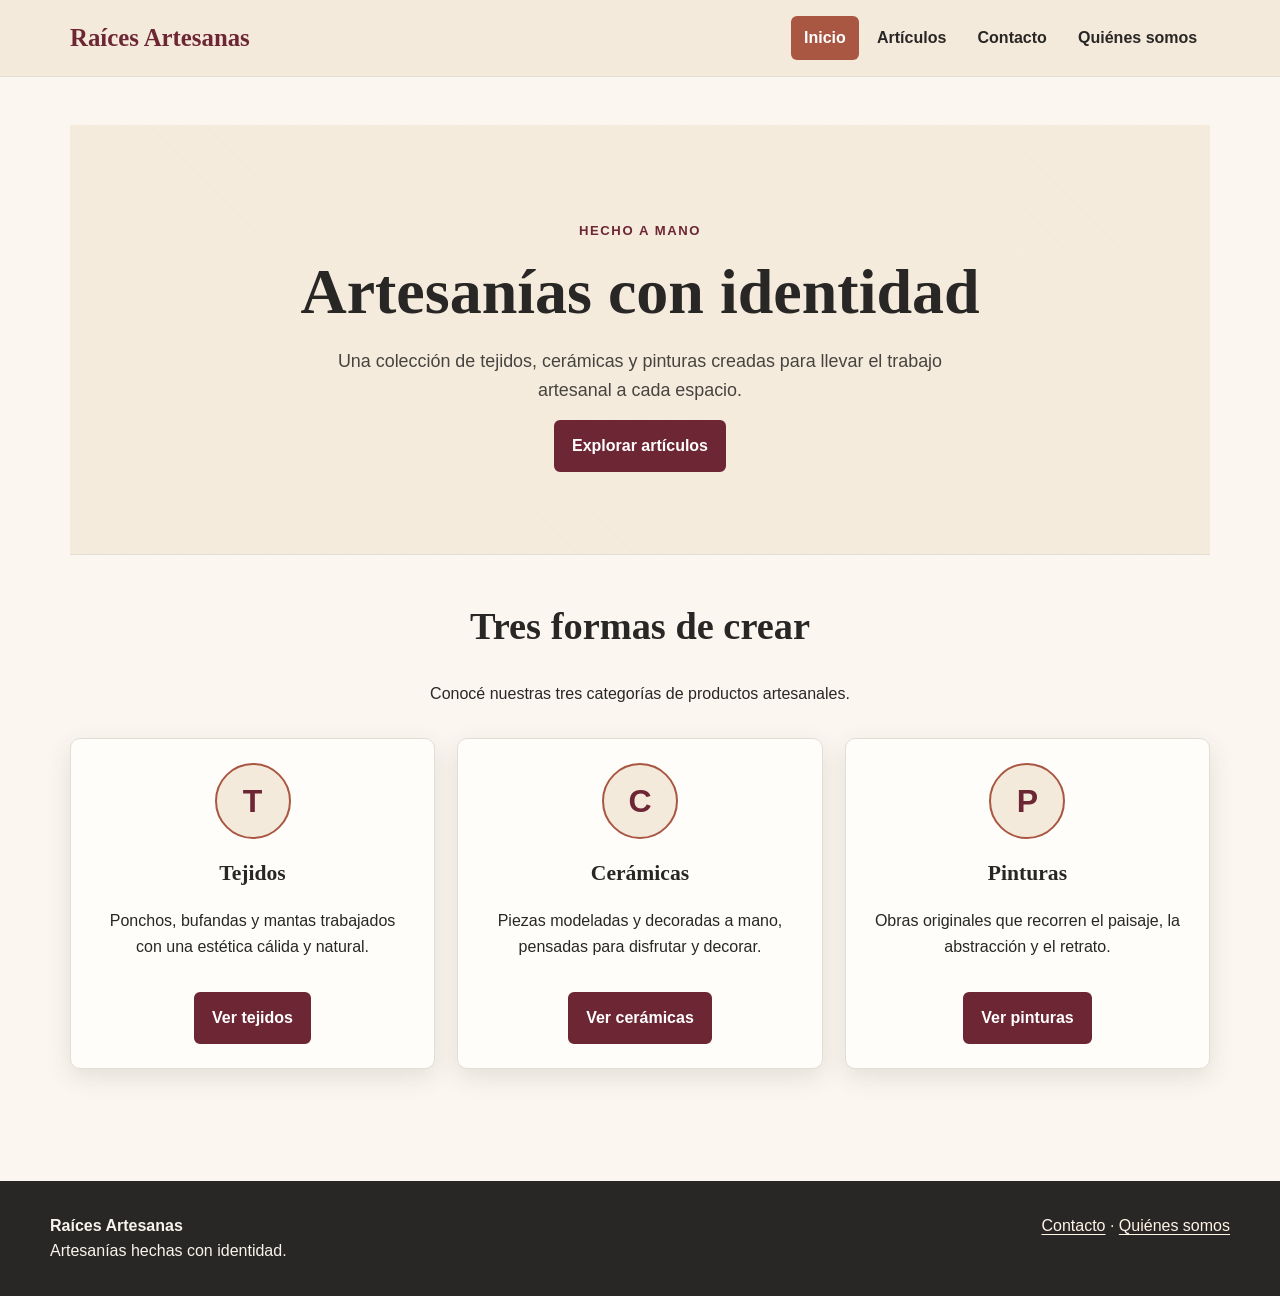
<file: ChatGPT/raices_artesanas_sitio/index.html>
<!doctype html>
<html lang="es">
<head>
  <meta charset="utf-8">
  <meta name="viewport" content="width=device-width, initial-scale=1">
  <meta name="description" content="Artesanías hechas a mano: tejidos, cerámicas y pinturas.">
  <title>Inicio | Raíces Artesanas</title>
  <link rel="stylesheet" href="estilosIA.css">
</head>

<body>

  <a class="skip-link" href="#contenido">Saltar al contenido principal</a>

  <header>
    <nav class="navbar" aria-label="Navegación principal">

      <a class="logo" href="index.html">Raíces Artesanas</a>

      <ul class="nav-links">
        <li>
          <a href="index.html" aria-current="page">Inicio</a>
        </li>
        <li>
          <a href="articulos.html">Artículos</a>
        </li>
        <li>
          <a href="contacto.html">Contacto</a>
        </li>
        <li>
          <a href="nosotros.html">Quiénes somos</a>
        </li>
      </ul>

    </nav>
  </header>

  <main id="contenido">

    <section class="hero" aria-labelledby="titulo-principal">

      <div class="hero-inner">

        <p class="eyebrow">Hecho a mano</p>

        <h1 id="titulo-principal">
          Artesanías con identidad
        </h1>

        <p class="lead">
          Una colección de tejidos, cerámicas y pinturas creadas
          para llevar el trabajo artesanal a cada espacio.
        </p>

        <a class="button" href="articulos.html">
          Explorar artículos
        </a>

      </div>

    </section>


    <section class="section" aria-labelledby="categorias">

      <div class="section-heading">

        <h2 id="categorias">
          Tres formas de crear
        </h2>

        <p>
          Conocé nuestras tres categorías de productos artesanales.
        </p>

      </div>


      <div class="category-grid">

        <article class="category-card">

          <div class="category-symbol" aria-hidden="true">
            T
          </div>

          <h3>
            Tejidos
          </h3>

          <p>
            Ponchos, bufandas y mantas trabajados con una estética
            cálida y natural.
          </p>

          <a class="btn secondary" href="tejidos.html">
            Ver tejidos
          </a>

        </article>


        <article class="category-card">

          <div class="category-symbol" aria-hidden="true">
            C
          </div>

          <h3>
            Cerámicas
          </h3>

          <p>
            Piezas modeladas y decoradas a mano, pensadas para
            disfrutar y decorar.
          </p>

          <a class="btn secondary" href="ceramicas.html">
            Ver cerámicas
          </a>

        </article>


        <article class="category-card">

          <div class="category-symbol" aria-hidden="true">
            P
          </div>

          <h3>
            Pinturas
          </h3>

          <p>
            Obras originales que recorren el paisaje, la abstracción
            y el retrato.
          </p>

          <a class="btn secondary" href="pinturas.html">
            Ver pinturas
          </a>

        </article>

      </div>

    </section>

  </main>


  <footer>

    <div class="footer-inner">

      <div>
        <strong>Raíces Artesanas</strong>
        <br>
        Artesanías hechas con identidad.
      </div>

      <div>
        <a href="contacto.html">Contacto</a>
        ·
        <a href="nosotros.html">Quiénes somos</a>
      </div>

    </div>

  </footer>

</body>
</html>
</file>
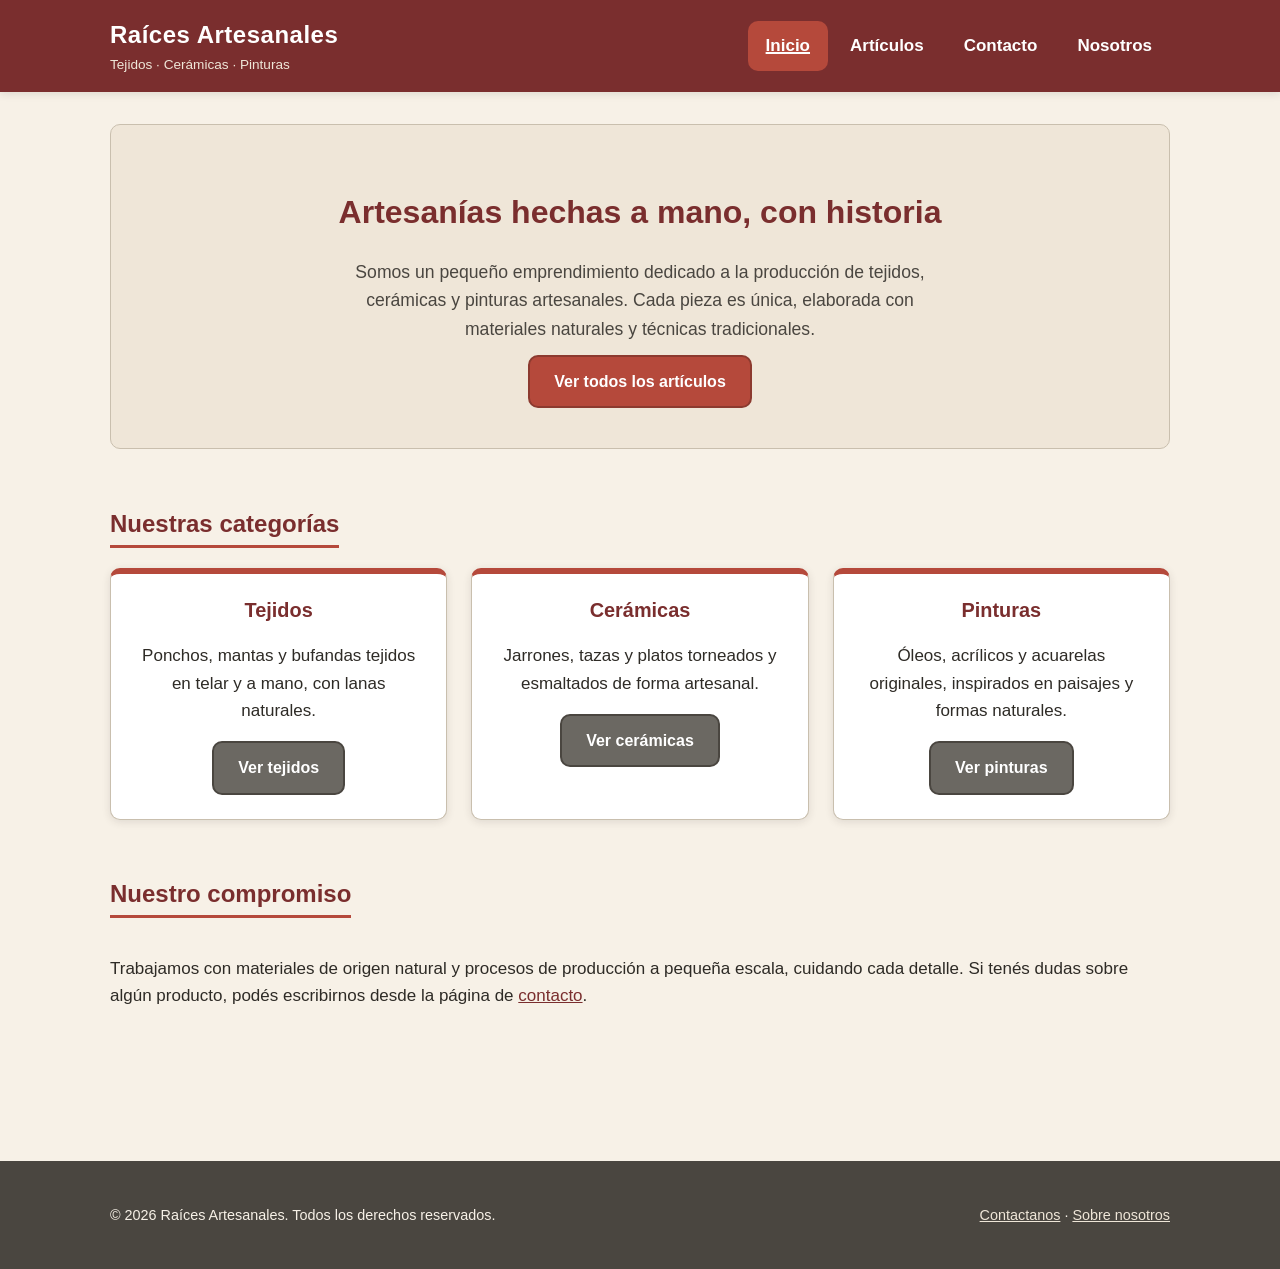
<file: Claude/site/index.html>
<!DOCTYPE html>
<html lang="es">
<head>
<meta charset="UTF-8">
<meta name="viewport" content="width=device-width, initial-scale=1.0">
<title>Raíces Artesanales — Tejidos, cerámicas y pinturas hechas a mano</title>
<meta name="description" content="Emprendimiento de artesanías: tejidos, cerámicas y pinturas hechas a mano. Conocé nuestros productos y contactanos.">
<link rel="stylesheet" href="estilosIA.css">
</head>
<body>
<a class="saltar-enlace" href="#contenido-principal">Saltar al contenido principal</a>

<header class="encabezado">
  <div class="encabezado__contenedor">
    <a class="encabezado__marca" href="index.html">
      <span class="encabezado__titulo">Raíces Artesanales</span>
      <span class="encabezado__subtitulo">Tejidos · Cerámicas · Pinturas</span>
    </a>
    <nav class="nav-principal" aria-label="Navegación principal">
      <ul>
        <li><a href="index.html" aria-current="page">Inicio</a></li>
        <li><a href="articulos.html">Artículos</a></li>
        <li><a href="contacto.html">Contacto</a></li>
        <li><a href="nosotros.html">Nosotros</a></li>
      </ul>
    </nav>
  </div>
</header>

<main id="contenido-principal">
  <section class="hero" aria-labelledby="hero-titulo">
    <h1 id="hero-titulo">Artesanías hechas a mano, con historia</h1>
    <p>
      Somos un pequeño emprendimiento dedicado a la producción de tejidos, cerámicas
      y pinturas artesanales. Cada pieza es única, elaborada con materiales naturales
      y técnicas tradicionales.
    </p>
    <p>
      <a class="boton" href="articulos.html">Ver todos los artículos</a>
    </p>
  </section>

  <section aria-labelledby="categorias-titulo">
    <h2 id="categorias-titulo">Nuestras categorías</h2>
    <div class="categorias">
      <article class="tarjeta-categoria">
        <h3>Tejidos</h3>
        <p>Ponchos, mantas y bufandas tejidos en telar y a mano, con lanas naturales.</p>
        <a class="boton boton--secundario" href="articulos.html">Ver tejidos</a>
      </article>
      <article class="tarjeta-categoria">
        <h3>Cerámicas</h3>
        <p>Jarrones, tazas y platos torneados y esmaltados de forma artesanal.</p>
        <a class="boton boton--secundario" href="articulos.html">Ver cerámicas</a>
      </article>
      <article class="tarjeta-categoria">
        <h3>Pinturas</h3>
        <p>Óleos, acrílicos y acuarelas originales, inspirados en paisajes y formas naturales.</p>
        <a class="boton boton--secundario" href="articulos.html">Ver pinturas</a>
      </article>
    </div>
  </section>

  <section aria-labelledby="proposito-titulo">
    <h2 id="proposito-titulo">Nuestro compromiso</h2>
    <p>
      Trabajamos con materiales de origen natural y procesos de producción a
      pequeña escala, cuidando cada detalle. Si tenés dudas sobre algún producto,
      podés escribirnos desde la página de <a href="contacto.html">contacto</a>.
    </p>
  </section>
</main>

<footer class="pie">
  <div class="pie__contenedor">
    <p>© 2026 Raíces Artesanales. Todos los derechos reservados.</p>
    <p><a href="contacto.html">Contactanos</a> · <a href="nosotros.html">Sobre nosotros</a></p>
  </div>
</footer>
</body>
</html>
</file>
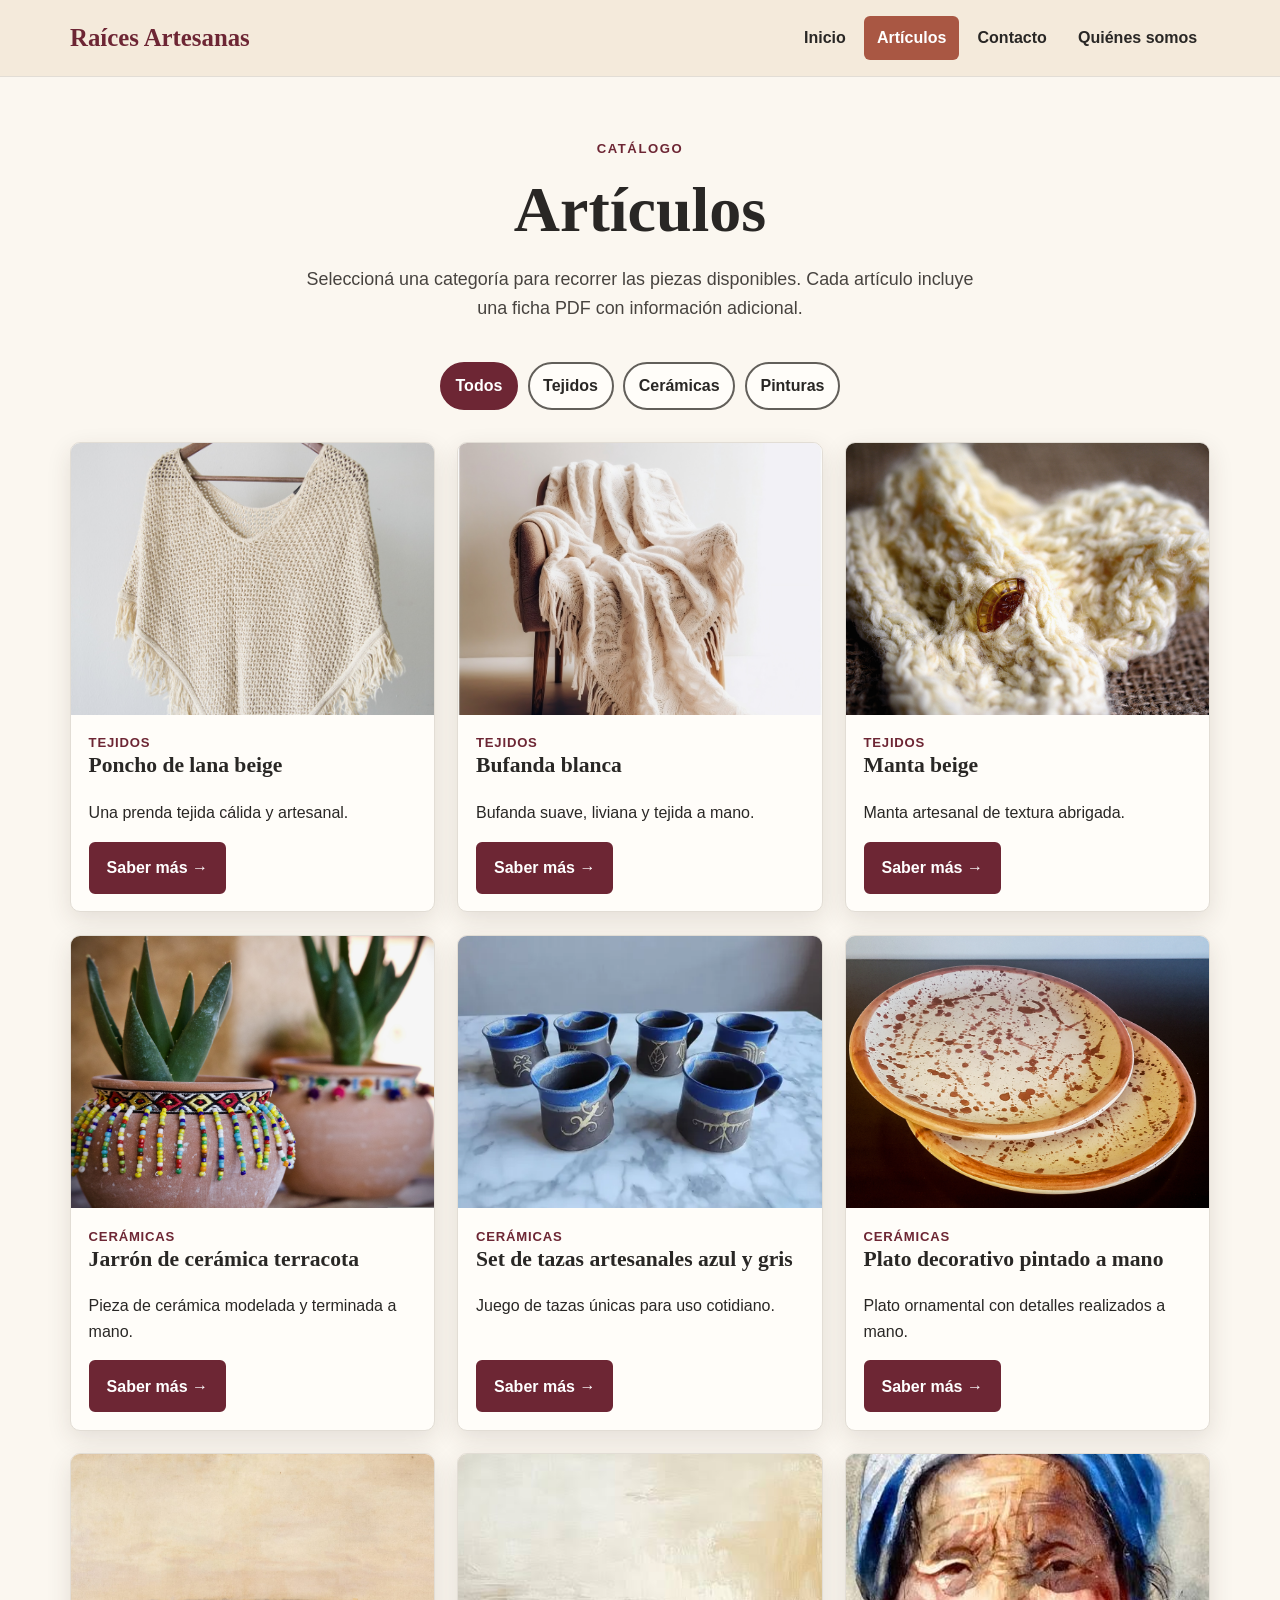
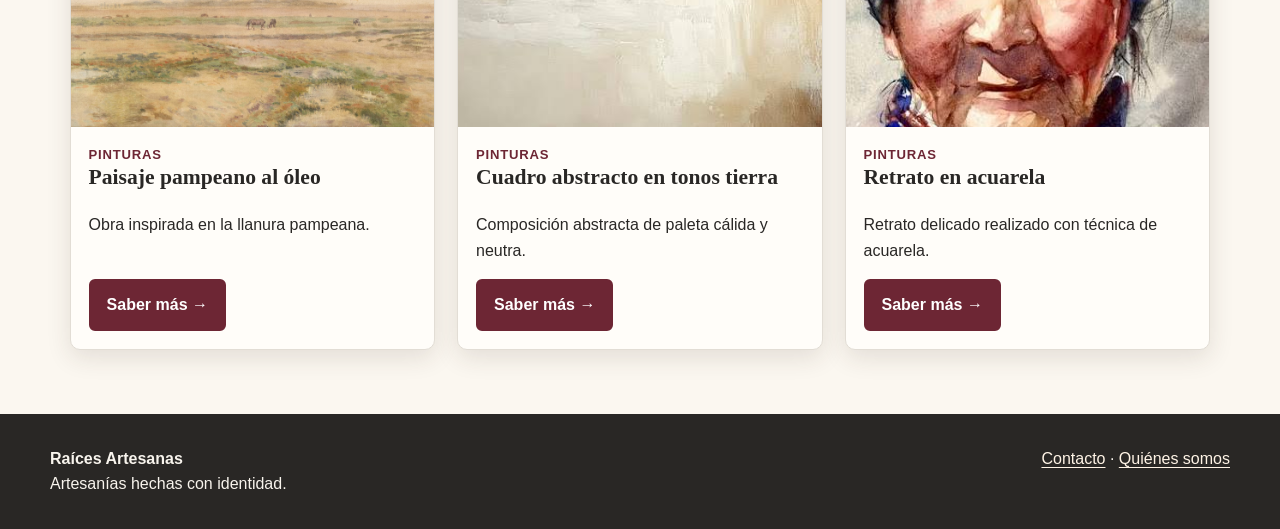
<file: ChatGPT/raices_artesanas_sitio/articulos.html>
<!doctype html>
<html lang="es">
<head>
  <meta charset="utf-8">
  <meta name="viewport" content="width=device-width, initial-scale=1">
  <meta name="description" content="Artesanías hechas a mano: tejidos, cerámicas y pinturas.">
  <title>Artículos | Raíces Artesanas</title>
  <link rel="stylesheet" href="estilosIA.css">
</head>
<body>
  <a class="skip-link" href="#contenido">Saltar al contenido principal</a>
  <header>
    <nav class="navbar" aria-label="Navegación principal">
      <a class="logo" href="index.html">Raíces Artesanas</a>
      <ul class="nav-links">
        <li><a href="index.html">Inicio</a></li>
<li><a href="articulos.html" aria-current="page">Artículos</a></li>
<li><a href="contacto.html">Contacto</a></li>
<li><a href="nosotros.html">Quiénes somos</a></li>
      </ul>
    </nav>
  </header>
  <main id="contenido">
    
<section class="page-intro">
  <p class="eyebrow">Catálogo</p>
  <h1>Artículos</h1>
  <p class="lead">Seleccioná una categoría para recorrer las piezas disponibles. Cada artículo incluye una ficha PDF con información adicional.</p>
</section>
<nav class="filters" aria-label="Filtrar artículos por categoría">
  <a href="articulos.html" aria-current="page">Todos</a>
  <a href="tejidos.html">Tejidos</a>
  <a href="ceramicas.html">Cerámicas</a>
  <a href="pinturas.html">Pinturas</a>
</nav>
<section aria-labelledby="todos-productos">
  <h2 id="todos-productos" class="visually-hidden">Todos los artículos</h2>
  <div class="product-grid">
    
<article class="product-card">
  <img src="articulos/tejidos/archivo1.png" alt="Poncho de lana beige">
  <div class="product-content">
    <span class="category-label">Tejidos</span>
    <h3>Poncho de lana beige</h3>
    <p>Una prenda tejida cálida y artesanal.</p>
    <a class="btn" href="articulos/tejidos/archivo1.pdf" target="_blank" rel="noopener">Saber más <span aria-hidden="true">→</span></a>
  </div>
</article>


<article class="product-card">
  <img src="articulos/tejidos/archivo2.png" alt="Bufanda blanca">
  <div class="product-content">
    <span class="category-label">Tejidos</span>
    <h3>Bufanda blanca</h3>
    <p>Bufanda suave, liviana y tejida a mano.</p>
    <a class="btn" href="articulos/tejidos/archivo2.pdf" target="_blank" rel="noopener">Saber más <span aria-hidden="true">→</span></a>
  </div>
</article>


<article class="product-card">
  <img src="articulos/tejidos/archivo3.png" alt="Manta beige">
  <div class="product-content">
    <span class="category-label">Tejidos</span>
    <h3>Manta beige</h3>
    <p>Manta artesanal de textura abrigada.</p>
    <a class="btn" href="articulos/tejidos/archivo3.pdf" target="_blank" rel="noopener">Saber más <span aria-hidden="true">→</span></a>
  </div>
</article>


<article class="product-card">
  <img src="articulos/ceramicas/archivo4.png" alt="Jarrón de cerámica terracota">
  <div class="product-content">
    <span class="category-label">Cerámicas</span>
    <h3>Jarrón de cerámica terracota</h3>
    <p>Pieza de cerámica modelada y terminada a mano.</p>
    <a class="btn" href="articulos/ceramicas/archivo4.pdf" target="_blank" rel="noopener">Saber más <span aria-hidden="true">→</span></a>
  </div>
</article>


<article class="product-card">
  <img src="articulos/ceramicas/archivo5.png" alt="Set de tazas artesanales azul y gris">
  <div class="product-content">
    <span class="category-label">Cerámicas</span>
    <h3>Set de tazas artesanales azul y gris</h3>
    <p>Juego de tazas únicas para uso cotidiano.</p>
    <a class="btn" href="articulos/ceramicas/archivo5.pdf" target="_blank" rel="noopener">Saber más <span aria-hidden="true">→</span></a>
  </div>
</article>


<article class="product-card">
  <img src="articulos/ceramicas/archivo6.png" alt="Plato decorativo pintado a mano">
  <div class="product-content">
    <span class="category-label">Cerámicas</span>
    <h3>Plato decorativo pintado a mano</h3>
    <p>Plato ornamental con detalles realizados a mano.</p>
    <a class="btn" href="articulos/ceramicas/archivo6.pdf" target="_blank" rel="noopener">Saber más <span aria-hidden="true">→</span></a>
  </div>
</article>


<article class="product-card">
  <img src="articulos/pinturas/archivo7.png" alt="Paisaje pampeano al óleo">
  <div class="product-content">
    <span class="category-label">Pinturas</span>
    <h3>Paisaje pampeano al óleo</h3>
    <p>Obra inspirada en la llanura pampeana.</p>
    <a class="btn" href="articulos/pinturas/archivo7.pdf" target="_blank" rel="noopener">Saber más <span aria-hidden="true">→</span></a>
  </div>
</article>


<article class="product-card">
  <img src="articulos/pinturas/archivo8.png" alt="Cuadro abstracto en tonos tierra">
  <div class="product-content">
    <span class="category-label">Pinturas</span>
    <h3>Cuadro abstracto en tonos tierra</h3>
    <p>Composición abstracta de paleta cálida y neutra.</p>
    <a class="btn" href="articulos/pinturas/archivo8.pdf" target="_blank" rel="noopener">Saber más <span aria-hidden="true">→</span></a>
  </div>
</article>


<article class="product-card">
  <img src="articulos/pinturas/archivo9.png" alt="Retrato en acuarela">
  <div class="product-content">
    <span class="category-label">Pinturas</span>
    <h3>Retrato en acuarela</h3>
    <p>Retrato delicado realizado con técnica de acuarela.</p>
    <a class="btn" href="articulos/pinturas/archivo9.pdf" target="_blank" rel="noopener">Saber más <span aria-hidden="true">→</span></a>
  </div>
</article>

  </div>
</section>

  </main>
  <footer>
    <div class="footer-inner">
      <div><strong>Raíces Artesanas</strong><br>Artesanías hechas con identidad.</div>
      <div><a href="contacto.html">Contacto</a> · <a href="nosotros.html">Quiénes somos</a></div>
    </div>
  </footer>
</body>
</html>
</file>
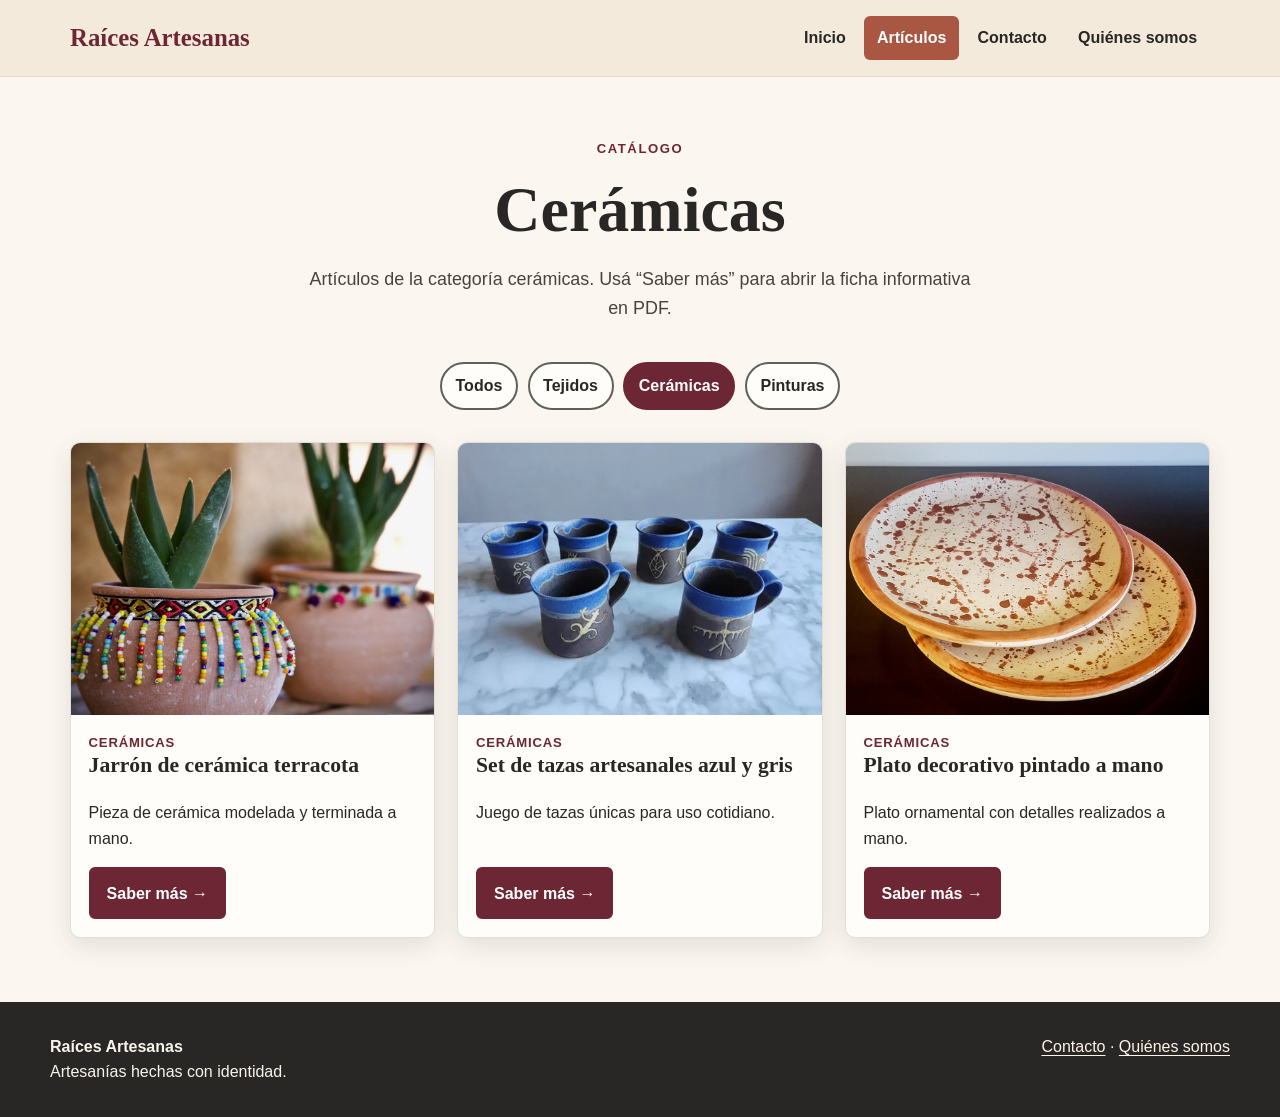
<file: ChatGPT/raices_artesanas_sitio/ceramicas.html>
<!doctype html>
<html lang="es">
<head>
  <meta charset="utf-8">
  <meta name="viewport" content="width=device-width, initial-scale=1">
  <meta name="description" content="Artesanías hechas a mano: tejidos, cerámicas y pinturas.">
  <title>Cerámicas | Raíces Artesanas</title>
  <link rel="stylesheet" href="estilosIA.css">
</head>
<body>
  <a class="skip-link" href="#contenido">Saltar al contenido principal</a>
  <header>
    <nav class="navbar" aria-label="Navegación principal">
      <a class="logo" href="index.html">Raíces Artesanas</a>
      <ul class="nav-links">
        <li><a href="index.html">Inicio</a></li>
<li><a href="articulos.html" aria-current="page">Artículos</a></li>
<li><a href="contacto.html">Contacto</a></li>
<li><a href="nosotros.html">Quiénes somos</a></li>
      </ul>
    </nav>
  </header>
  <main id="contenido">
    
<section class="page-intro">
  <p class="eyebrow">Catálogo</p>
  <h1>Cerámicas</h1>
  <p class="lead">Artículos de la categoría cerámicas. Usá “Saber más” para abrir la ficha informativa en PDF.</p>
</section>
<nav class="filters" aria-label="Filtrar artículos por categoría">
  <a href="articulos.html">Todos</a>
  <a href="tejidos.html">Tejidos</a>
  <a href="ceramicas.html" aria-current='page'>Cerámicas</a>
  <a href="pinturas.html">Pinturas</a>
</nav>
<section aria-labelledby="productos-categoria">
  <h2 id="productos-categoria" class="visually-hidden">Productos de cerámicas</h2>
  <div class="product-grid">
    
<article class="product-card">
  <img src="articulos/ceramicas/archivo4.png" alt="Jarrón de cerámica terracota">
  <div class="product-content">
    <span class="category-label">Cerámicas</span>
    <h3>Jarrón de cerámica terracota</h3>
    <p>Pieza de cerámica modelada y terminada a mano.</p>
    <a class="btn" href="articulos/ceramicas/archivo4.pdf" target="_blank" rel="noopener">Saber más <span aria-hidden="true">→</span></a>
  </div>
</article>


<article class="product-card">
  <img src="articulos/ceramicas/archivo5.png" alt="Set de tazas artesanales azul y gris">
  <div class="product-content">
    <span class="category-label">Cerámicas</span>
    <h3>Set de tazas artesanales azul y gris</h3>
    <p>Juego de tazas únicas para uso cotidiano.</p>
    <a class="btn" href="articulos/ceramicas/archivo5.pdf" target="_blank" rel="noopener">Saber más <span aria-hidden="true">→</span></a>
  </div>
</article>


<article class="product-card">
  <img src="articulos/ceramicas/archivo6.png" alt="Plato decorativo pintado a mano">
  <div class="product-content">
    <span class="category-label">Cerámicas</span>
    <h3>Plato decorativo pintado a mano</h3>
    <p>Plato ornamental con detalles realizados a mano.</p>
    <a class="btn" href="articulos/ceramicas/archivo6.pdf" target="_blank" rel="noopener">Saber más <span aria-hidden="true">→</span></a>
  </div>
</article>

  </div>
</section>

  </main>
  <footer>
    <div class="footer-inner">
      <div><strong>Raíces Artesanas</strong><br>Artesanías hechas con identidad.</div>
      <div><a href="contacto.html">Contacto</a> · <a href="nosotros.html">Quiénes somos</a></div>
    </div>
  </footer>
</body>
</html>
</file>
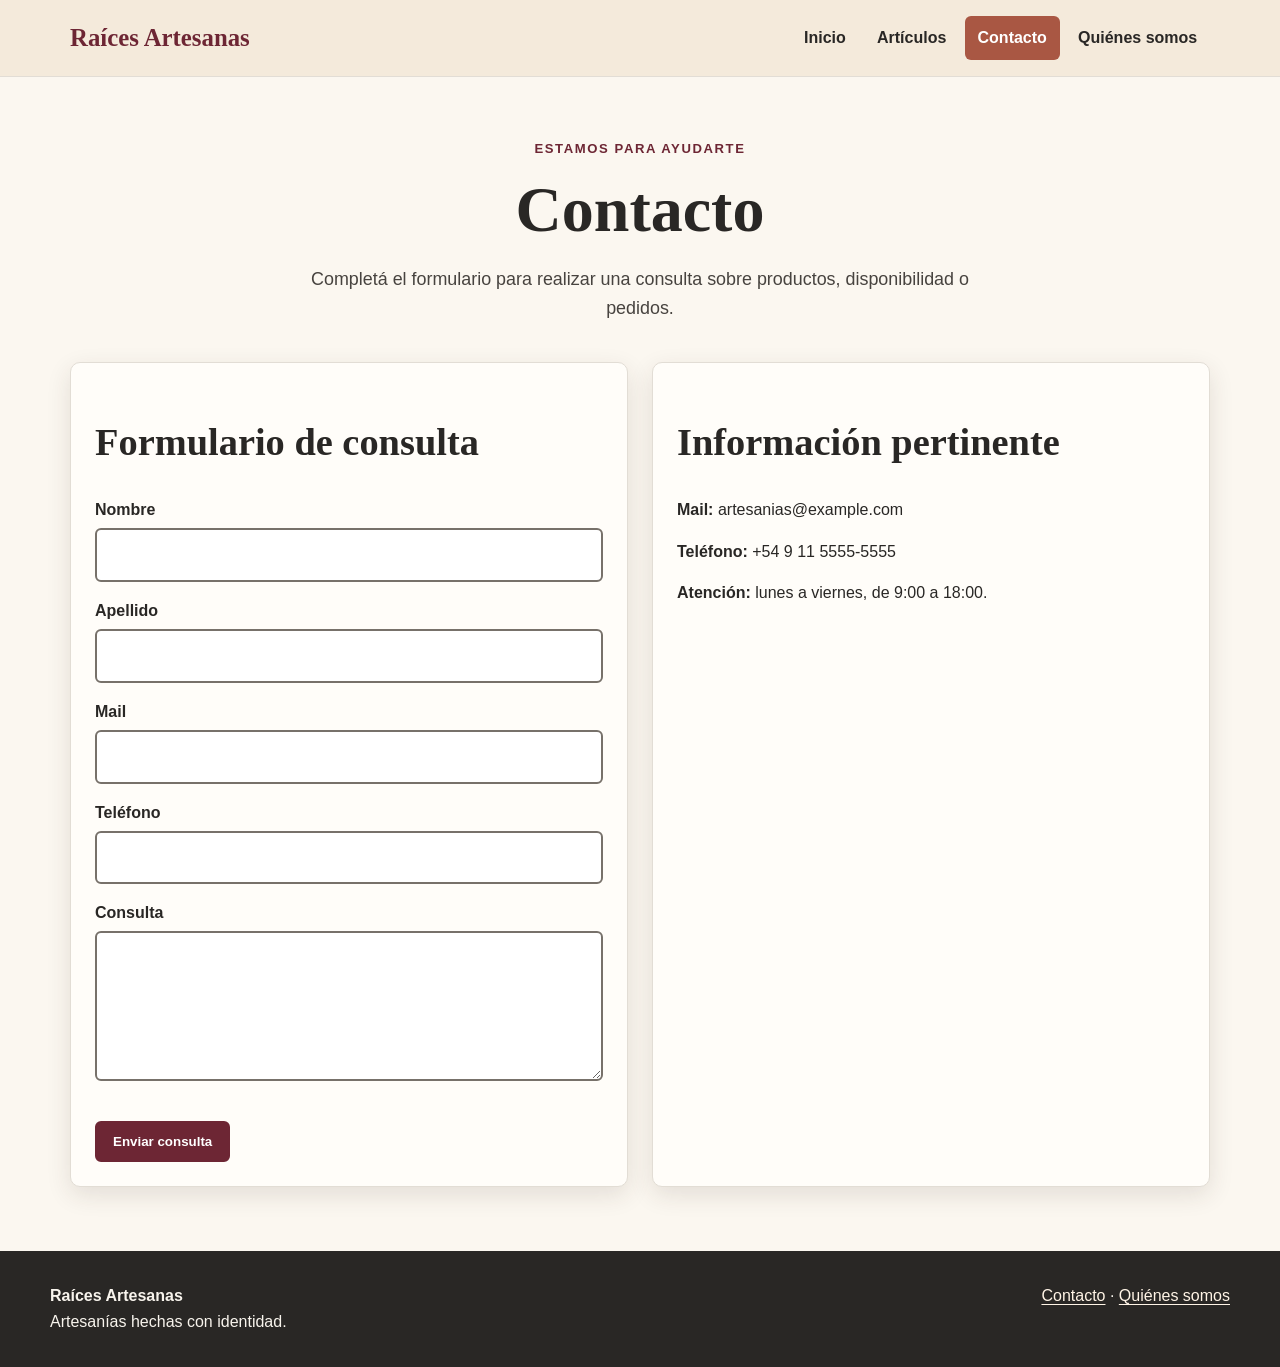
<file: ChatGPT/raices_artesanas_sitio/contacto.html>
<!doctype html>
<html lang="es">
<head>
  <meta charset="utf-8">
  <meta name="viewport" content="width=device-width, initial-scale=1">
  <meta name="description" content="Artesanías hechas a mano: tejidos, cerámicas y pinturas.">
  <title>Contacto | Raíces Artesanas</title>
  <link rel="stylesheet" href="estilosIA.css">
</head>
<body>
  <a class="skip-link" href="#contenido">Saltar al contenido principal</a>
  <header>
    <nav class="navbar" aria-label="Navegación principal">
      <a class="logo" href="index.html">Raíces Artesanas</a>
      <ul class="nav-links">
        <li><a href="index.html">Inicio</a></li>
<li><a href="articulos.html">Artículos</a></li>
<li><a href="contacto.html" aria-current="page">Contacto</a></li>
<li><a href="nosotros.html">Quiénes somos</a></li>
      </ul>
    </nav>
  </header>
  <main id="contenido">
    
<section class="page-intro">
  <p class="eyebrow">Estamos para ayudarte</p>
  <h1>Contacto</h1>
  <p class="lead">Completá el formulario para realizar una consulta sobre productos, disponibilidad o pedidos.</p>
</section>

<div class="two-column">
  <section class="form-card" aria-labelledby="form-title">
    <h2 id="form-title">Formulario de consulta</h2>
    <form action="mailto:artesanias@example.com" method="post" enctype="text/plain">
      <div class="form-group">
        <label for="nombre">Nombre</label>
        <input id="nombre" name="nombre" type="text" autocomplete="given-name" required>
      </div>
      <div class="form-group">
        <label for="apellido">Apellido</label>
        <input id="apellido" name="apellido" type="text" autocomplete="family-name" required>
      </div>
      <div class="form-group">
        <label for="email">Mail</label>
        <input id="email" name="email" type="email" autocomplete="email" required>
      </div>
      <div class="form-group">
        <label for="telefono">Teléfono</label>
        <input id="telefono" name="telefono" type="tel" autocomplete="tel">
      </div>
      <div class="form-group">
        <label for="consulta">Consulta</label>
        <textarea id="consulta" name="consulta" required></textarea>
      </div>
      <button class="button" type="submit">Enviar consulta</button>
    </form>
  </section>

  <aside class="info-card" aria-labelledby="contacto-directo">
    <h2 id="contacto-directo">Información pertinente</h2>
    <p><strong>Mail:</strong> artesanias@example.com</p>
    <p><strong>Teléfono:</strong> +54 9 11 5555-5555</p>
    <p><strong>Atención:</strong> lunes a viernes, de 9:00 a 18:00.</p>
  </aside>
</div>

  </main>
  <footer>
    <div class="footer-inner">
      <div><strong>Raíces Artesanas</strong><br>Artesanías hechas con identidad.</div>
      <div><a href="contacto.html">Contacto</a> · <a href="nosotros.html">Quiénes somos</a></div>
    </div>
  </footer>
</body>
</html>
</file>
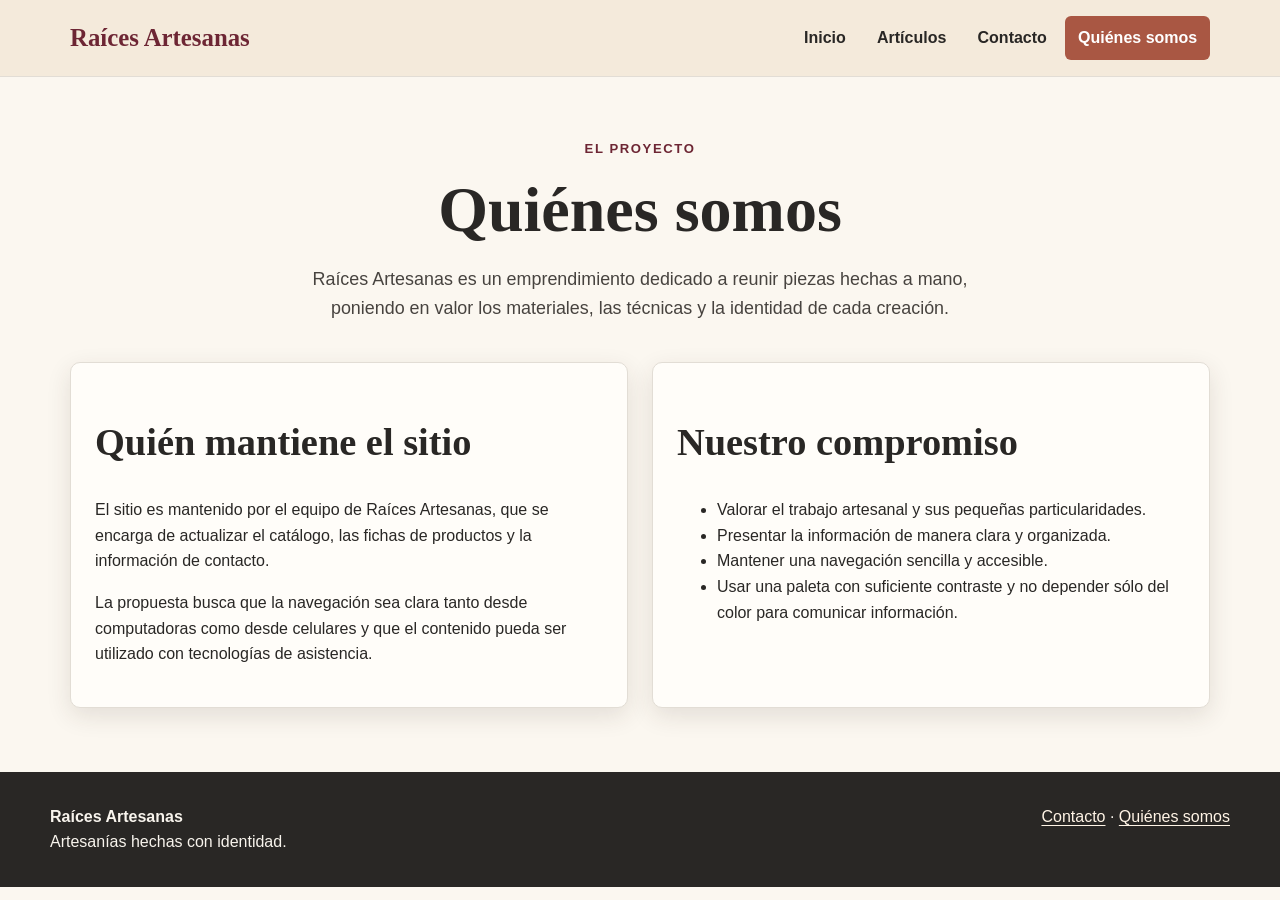
<file: ChatGPT/raices_artesanas_sitio/nosotros.html>
<!doctype html>
<html lang="es">
<head>
  <meta charset="utf-8">
  <meta name="viewport" content="width=device-width, initial-scale=1">
  <meta name="description" content="Artesanías hechas a mano: tejidos, cerámicas y pinturas.">
  <title>Quiénes somos | Raíces Artesanas</title>
  <link rel="stylesheet" href="estilosIA.css">
</head>
<body>
  <a class="skip-link" href="#contenido">Saltar al contenido principal</a>
  <header>
    <nav class="navbar" aria-label="Navegación principal">
      <a class="logo" href="index.html">Raíces Artesanas</a>
      <ul class="nav-links">
        <li><a href="index.html">Inicio</a></li>
<li><a href="articulos.html">Artículos</a></li>
<li><a href="contacto.html">Contacto</a></li>
<li><a href="nosotros.html" aria-current="page">Quiénes somos</a></li>
      </ul>
    </nav>
  </header>
  <main id="contenido">
    
<section class="page-intro">
  <p class="eyebrow">El proyecto</p>
  <h1>Quiénes somos</h1>
  <p class="lead">Raíces Artesanas es un emprendimiento dedicado a reunir piezas hechas a mano, poniendo en valor los materiales, las técnicas y la identidad de cada creación.</p>
</section>

<div class="two-column">
  <section class="info-card">
    <h2>Quién mantiene el sitio</h2>
    <p>El sitio es mantenido por el equipo de Raíces Artesanas, que se encarga de actualizar el catálogo, las fichas de productos y la información de contacto.</p>
    <p>La propuesta busca que la navegación sea clara tanto desde computadoras como desde celulares y que el contenido pueda ser utilizado con tecnologías de asistencia.</p>
  </section>
  <section class="info-card">
    <h2>Nuestro compromiso</h2>
    <ul>
      <li>Valorar el trabajo artesanal y sus pequeñas particularidades.</li>
      <li>Presentar la información de manera clara y organizada.</li>
      <li>Mantener una navegación sencilla y accesible.</li>
      <li>Usar una paleta con suficiente contraste y no depender sólo del color para comunicar información.</li>
    </ul>
  </section>
</div>

  </main>
  <footer>
    <div class="footer-inner">
      <div><strong>Raíces Artesanas</strong><br>Artesanías hechas con identidad.</div>
      <div><a href="contacto.html">Contacto</a> · <a href="nosotros.html">Quiénes somos</a></div>
    </div>
  </footer>
</body>
</html>
</file>
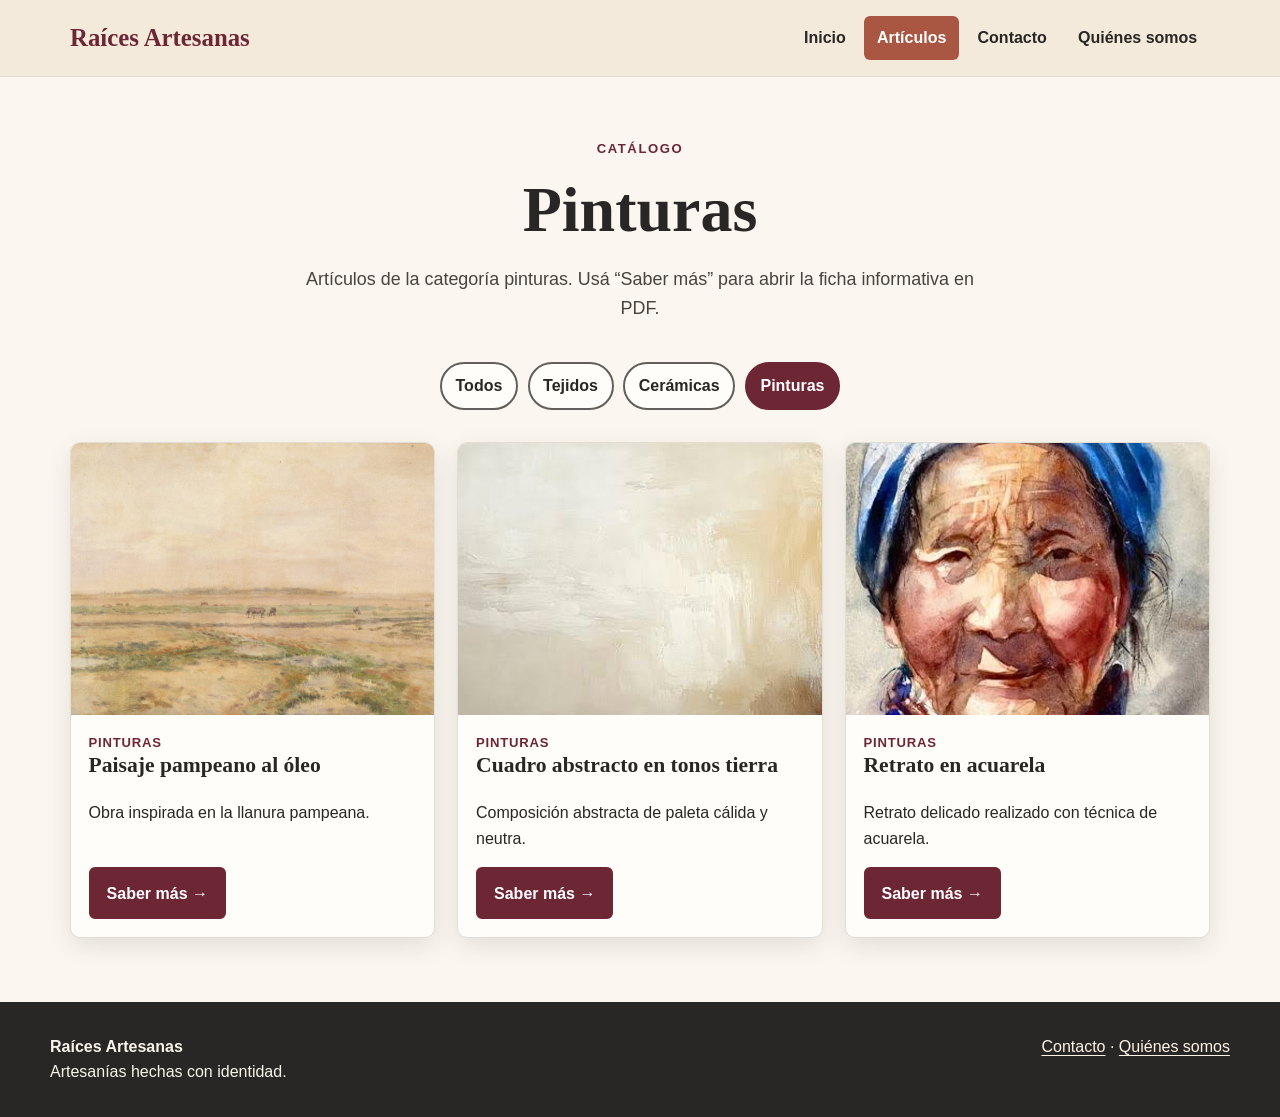
<file: ChatGPT/raices_artesanas_sitio/pinturas.html>
<!doctype html>
<html lang="es">
<head>
  <meta charset="utf-8">
  <meta name="viewport" content="width=device-width, initial-scale=1">
  <meta name="description" content="Artesanías hechas a mano: tejidos, cerámicas y pinturas.">
  <title>Pinturas | Raíces Artesanas</title>
  <link rel="stylesheet" href="estilosIA.css">
</head>
<body>
  <a class="skip-link" href="#contenido">Saltar al contenido principal</a>
  <header>
    <nav class="navbar" aria-label="Navegación principal">
      <a class="logo" href="index.html">Raíces Artesanas</a>
      <ul class="nav-links">
        <li><a href="index.html">Inicio</a></li>
<li><a href="articulos.html" aria-current="page">Artículos</a></li>
<li><a href="contacto.html">Contacto</a></li>
<li><a href="nosotros.html">Quiénes somos</a></li>
      </ul>
    </nav>
  </header>
  <main id="contenido">
    
<section class="page-intro">
  <p class="eyebrow">Catálogo</p>
  <h1>Pinturas</h1>
  <p class="lead">Artículos de la categoría pinturas. Usá “Saber más” para abrir la ficha informativa en PDF.</p>
</section>
<nav class="filters" aria-label="Filtrar artículos por categoría">
  <a href="articulos.html">Todos</a>
  <a href="tejidos.html">Tejidos</a>
  <a href="ceramicas.html">Cerámicas</a>
  <a href="pinturas.html" aria-current='page'>Pinturas</a>
</nav>
<section aria-labelledby="productos-categoria">
  <h2 id="productos-categoria" class="visually-hidden">Productos de pinturas</h2>
  <div class="product-grid">
    
<article class="product-card">
  <img src="articulos/pinturas/archivo7.png" alt="Paisaje pampeano al óleo">
  <div class="product-content">
    <span class="category-label">Pinturas</span>
    <h3>Paisaje pampeano al óleo</h3>
    <p>Obra inspirada en la llanura pampeana.</p>
    <a class="btn" href="articulos/pinturas/archivo7.pdf" target="_blank" rel="noopener">Saber más <span aria-hidden="true">→</span></a>
  </div>
</article>


<article class="product-card">
  <img src="articulos/pinturas/archivo8.png" alt="Cuadro abstracto en tonos tierra">
  <div class="product-content">
    <span class="category-label">Pinturas</span>
    <h3>Cuadro abstracto en tonos tierra</h3>
    <p>Composición abstracta de paleta cálida y neutra.</p>
    <a class="btn" href="articulos/pinturas/archivo8.pdf" target="_blank" rel="noopener">Saber más <span aria-hidden="true">→</span></a>
  </div>
</article>


<article class="product-card">
  <img src="articulos/pinturas/archivo9.png" alt="Retrato en acuarela">
  <div class="product-content">
    <span class="category-label">Pinturas</span>
    <h3>Retrato en acuarela</h3>
    <p>Retrato delicado realizado con técnica de acuarela.</p>
    <a class="btn" href="articulos/pinturas/archivo9.pdf" target="_blank" rel="noopener">Saber más <span aria-hidden="true">→</span></a>
  </div>
</article>

  </div>
</section>

  </main>
  <footer>
    <div class="footer-inner">
      <div><strong>Raíces Artesanas</strong><br>Artesanías hechas con identidad.</div>
      <div><a href="contacto.html">Contacto</a> · <a href="nosotros.html">Quiénes somos</a></div>
    </div>
  </footer>
</body>
</html>
</file>
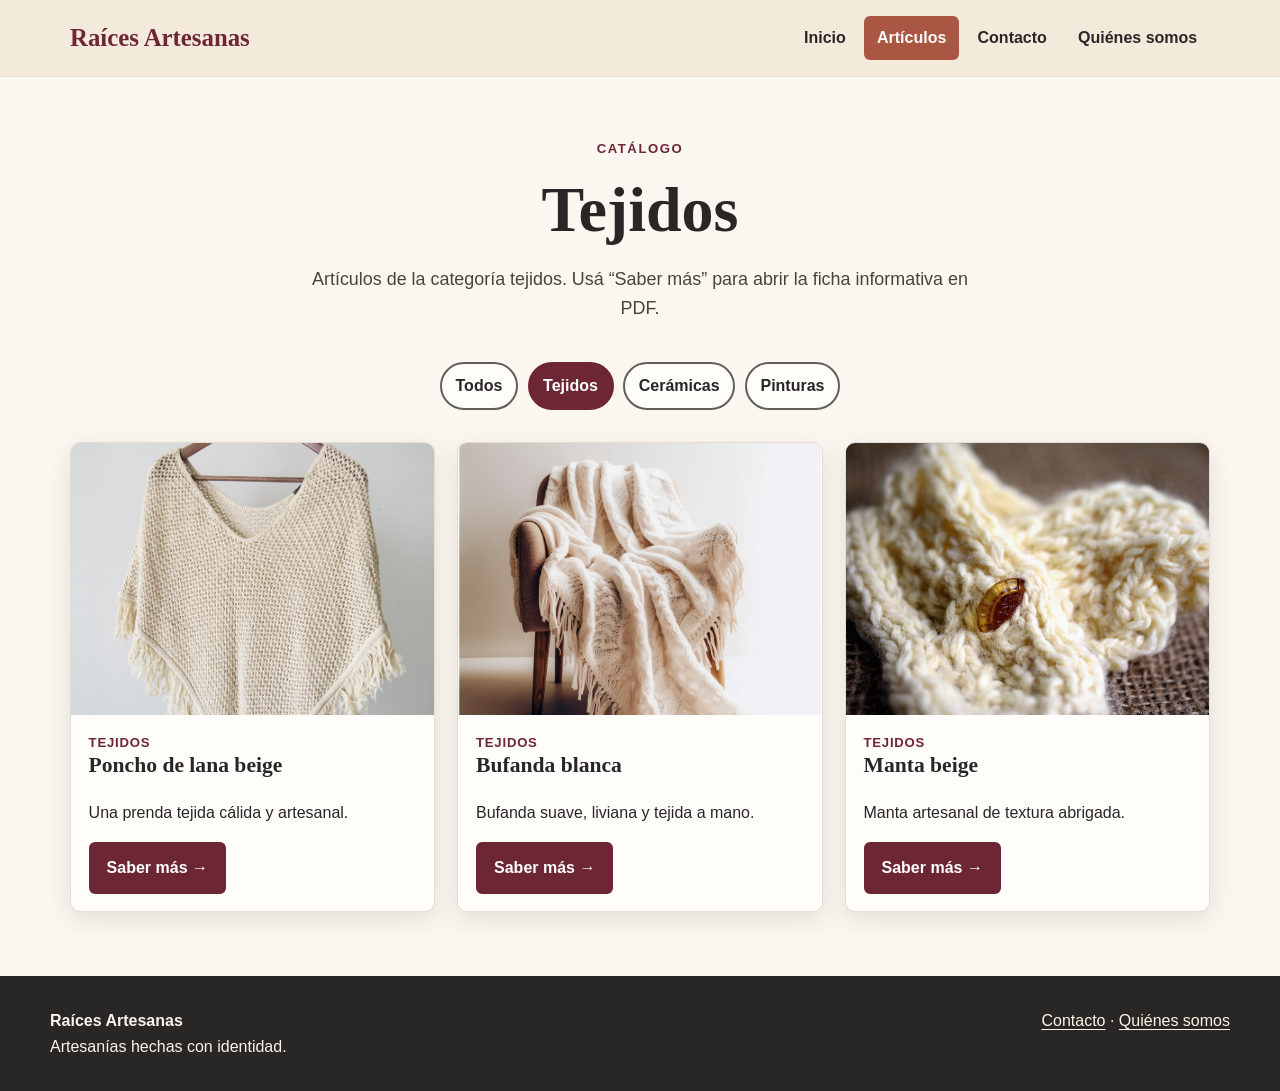
<file: ChatGPT/raices_artesanas_sitio/tejidos.html>
<!doctype html>
<html lang="es">
<head>
  <meta charset="utf-8">
  <meta name="viewport" content="width=device-width, initial-scale=1">
  <meta name="description" content="Artesanías hechas a mano: tejidos, cerámicas y pinturas.">
  <title>Tejidos | Raíces Artesanas</title>
  <link rel="stylesheet" href="estilosIA.css">
</head>
<body>
  <a class="skip-link" href="#contenido">Saltar al contenido principal</a>
  <header>
    <nav class="navbar" aria-label="Navegación principal">
      <a class="logo" href="index.html">Raíces Artesanas</a>
      <ul class="nav-links">
        <li><a href="index.html">Inicio</a></li>
<li><a href="articulos.html" aria-current="page">Artículos</a></li>
<li><a href="contacto.html">Contacto</a></li>
<li><a href="nosotros.html">Quiénes somos</a></li>
      </ul>
    </nav>
  </header>
  <main id="contenido">
    
<section class="page-intro">
  <p class="eyebrow">Catálogo</p>
  <h1>Tejidos</h1>
  <p class="lead">Artículos de la categoría tejidos. Usá “Saber más” para abrir la ficha informativa en PDF.</p>
</section>
<nav class="filters" aria-label="Filtrar artículos por categoría">
  <a href="articulos.html">Todos</a>
  <a href="tejidos.html" aria-current='page'>Tejidos</a>
  <a href="ceramicas.html">Cerámicas</a>
  <a href="pinturas.html">Pinturas</a>
</nav>
<section aria-labelledby="productos-categoria">
  <h2 id="productos-categoria" class="visually-hidden">Productos de tejidos</h2>
  <div class="product-grid">
    
<article class="product-card">
  <img src="articulos/tejidos/archivo1.png" alt="Poncho de lana beige">
  <div class="product-content">
    <span class="category-label">Tejidos</span>
    <h3>Poncho de lana beige</h3>
    <p>Una prenda tejida cálida y artesanal.</p>
    <a class="btn" href="articulos/tejidos/archivo1.pdf" target="_blank" rel="noopener">Saber más <span aria-hidden="true">→</span></a>
  </div>
</article>


<article class="product-card">
  <img src="articulos/tejidos/archivo2.png" alt="Bufanda blanca">
  <div class="product-content">
    <span class="category-label">Tejidos</span>
    <h3>Bufanda blanca</h3>
    <p>Bufanda suave, liviana y tejida a mano.</p>
    <a class="btn" href="articulos/tejidos/archivo2.pdf" target="_blank" rel="noopener">Saber más <span aria-hidden="true">→</span></a>
  </div>
</article>


<article class="product-card">
  <img src="articulos/tejidos/archivo3.png" alt="Manta beige">
  <div class="product-content">
    <span class="category-label">Tejidos</span>
    <h3>Manta beige</h3>
    <p>Manta artesanal de textura abrigada.</p>
    <a class="btn" href="articulos/tejidos/archivo3.pdf" target="_blank" rel="noopener">Saber más <span aria-hidden="true">→</span></a>
  </div>
</article>

  </div>
</section>

  </main>
  <footer>
    <div class="footer-inner">
      <div><strong>Raíces Artesanas</strong><br>Artesanías hechas con identidad.</div>
      <div><a href="contacto.html">Contacto</a> · <a href="nosotros.html">Quiénes somos</a></div>
    </div>
  </footer>
</body>
</html>
</file>
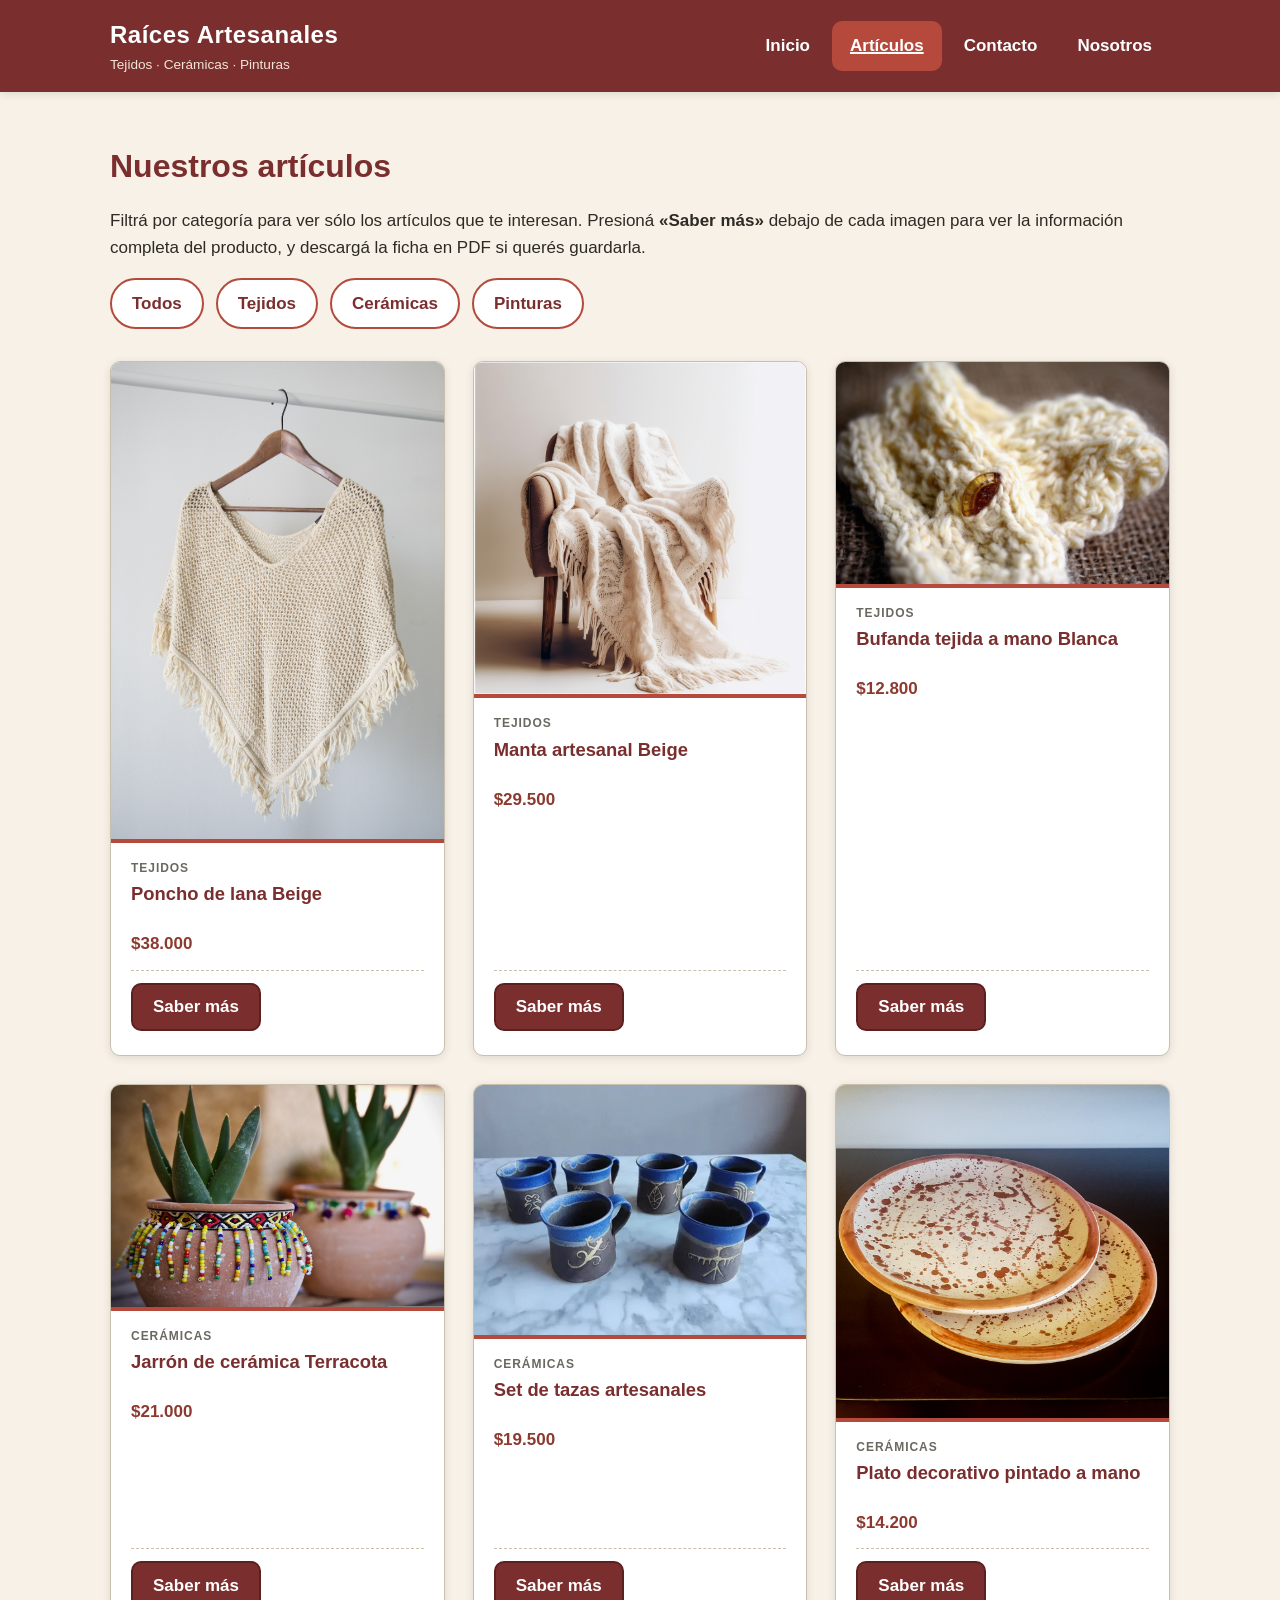
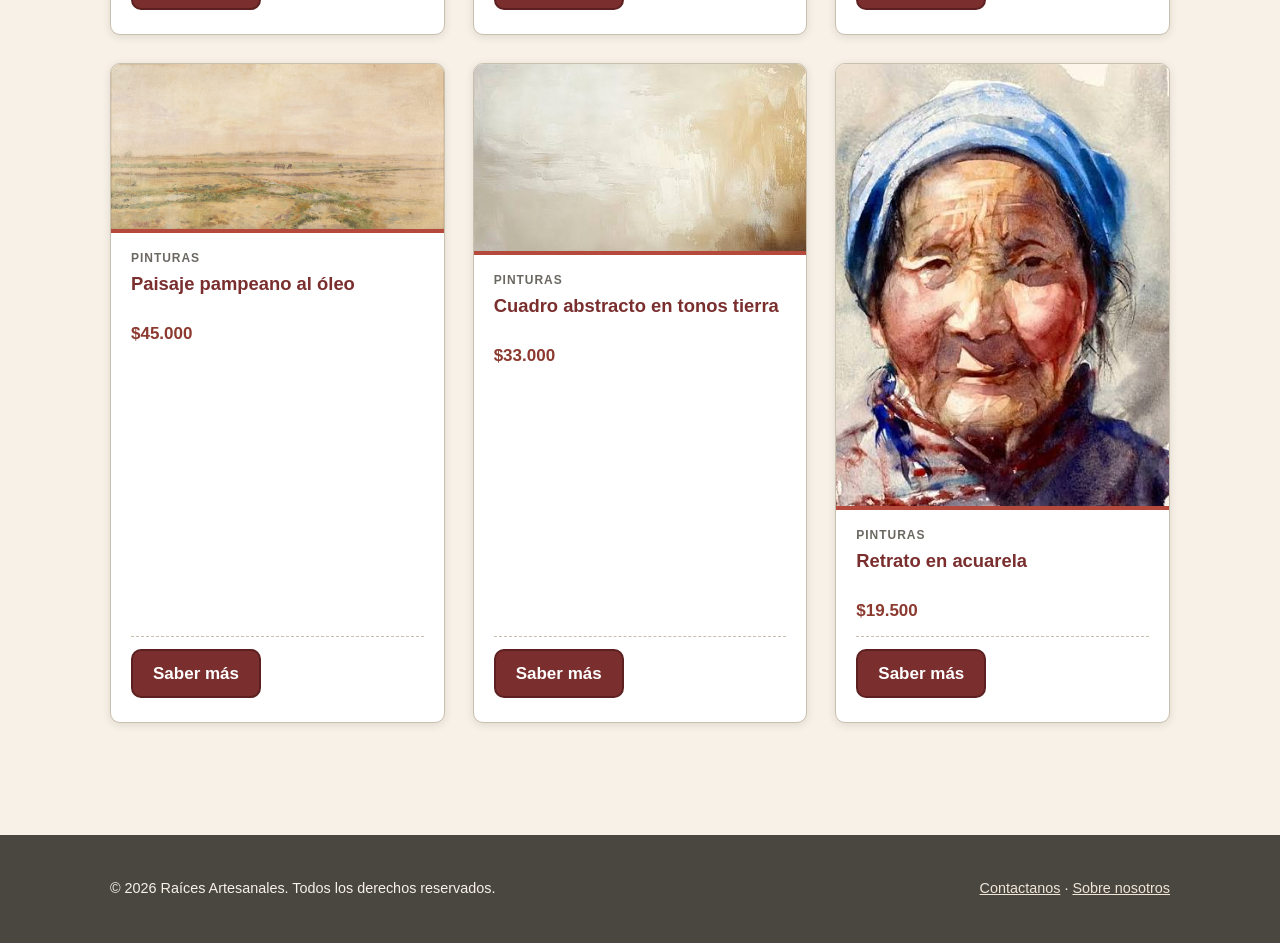
<file: Claude/site/articulos.html>
<!DOCTYPE html>
<html lang="es">
<head>
<meta charset="UTF-8">
<meta name="viewport" content="width=device-width, initial-scale=1.0">
<title>Artículos — Raíces Artesanales</title>
<meta name="description" content="Explorá todos nuestros artículos artesanales: tejidos, cerámicas y pinturas. Filtrá por categoría y descargá la ficha técnica de cada producto.">
<link rel="stylesheet" href="estilosIA.css">
</head>
<body>
<a class="saltar-enlace" href="#contenido-principal">Saltar al contenido principal</a>

<header class="encabezado">
  <div class="encabezado__contenedor">
    <a class="encabezado__marca" href="index.html">
      <span class="encabezado__titulo">Raíces Artesanales</span>
      <span class="encabezado__subtitulo">Tejidos · Cerámicas · Pinturas</span>
    </a>
    <nav class="nav-principal" aria-label="Navegación principal">
      <ul>
        <li><a href="index.html">Inicio</a></li>
        <li><a href="articulos.html" aria-current="page">Artículos</a></li>
        <li><a href="contacto.html">Contacto</a></li>
        <li><a href="nosotros.html">Nosotros</a></li>
      </ul>
    </nav>
  </div>
</header>

<main id="contenido-principal">
  <h1>Nuestros artículos</h1>
  <p>
    Filtrá por categoría para ver sólo los artículos que te interesan. Presioná
    <strong>«Saber más»</strong> debajo de cada imagen para ver la información
    completa del producto, y descargá la ficha en PDF si querés guardarla.
  </p>

  <!-- Los inputs de radio deben ser hermanos anteriores de .articulos-grid
       para que el filtrado por CSS (sin JavaScript) funcione. -->
  <input type="radio" name="filtro" id="filtro-todos" class="filtro-input" checked>
  <input type="radio" name="filtro" id="filtro-tejidos" class="filtro-input">
  <input type="radio" name="filtro" id="filtro-ceramicas" class="filtro-input">
  <input type="radio" name="filtro" id="filtro-pinturas" class="filtro-input">

  <div class="filtros" role="group" aria-label="Filtrar artículos por categoría">
    <label class="filtro-etiqueta" for="filtro-todos">Todos</label>
    <label class="filtro-etiqueta" for="filtro-tejidos">Tejidos</label>
    <label class="filtro-etiqueta" for="filtro-ceramicas">Cerámicas</label>
    <label class="filtro-etiqueta" for="filtro-pinturas">Pinturas</label>
  </div>

  <div class="articulos-grid">

    <!-- ===================== TEJIDOS ===================== -->
    <article class="producto producto--tejidos">
      <img src="articulos/tejidos/archivo1.png"
           alt="Poncho de lana beige/crudo tejido en telar, con motivo de rayas horizontales.">
      <div class="producto__cuerpo">
        <p class="producto__categoria">Tejidos</p>
        <h3>Poncho de lana Beige</h3>
        <p class="producto__precio">$38.000</p>
        <details class="producto__detalle">
          <summary>Saber más</summary>
          <dl class="producto__info">
            <dt>Descripción</dt>
            <dd>Poncho tejido en telar criollo, en tono beige/crudo natural. Pieza única, ideal para los días fríos.</dd>
            <dt>Materiales</dt>
            <dd>Lana de oveja 100% hilada a mano, color natural crudo (sin teñir).</dd>
            <dt>Dimensiones</dt>
            <dd>120 cm x 140 cm</dd>
            <dt>Cuidados</dt>
            <dd>Lavar a mano con agua fría. No usar secarropas.</dd>
          </dl>
          <a class="enlace-pdf" href="articulos/tejidos/archivo1.pdf">
            Descargar ficha técnica en PDF (Poncho de lana Beige)
          </a>
        </details>
      </div>
    </article>

    <article class="producto producto--tejidos">
      <img src="articulos/tejidos/archivo2.png"
           alt="Manta artesanal en tonos beige y crudo, con textura de trenzas.">
      <div class="producto__cuerpo">
        <p class="producto__categoria">Tejidos</p>
        <h3>Manta artesanal Beige</h3>
        <p class="producto__precio">$29.500</p>
        <details class="producto__detalle">
          <summary>Saber más</summary>
          <dl class="producto__info">
            <dt>Descripción</dt>
            <dd>Manta tejida a dos agujas en tonos beige y crudo, con textura de trenzas. Suave y liviana.</dd>
            <dt>Materiales</dt>
            <dd>Fibra de alpaca y algodón orgánico.</dd>
            <dt>Dimensiones</dt>
            <dd>150 cm x 200 cm</dd>
            <dt>Cuidados</dt>
            <dd>Lavado en seco recomendado. Guardar doblada, lejos de la humedad.</dd>
          </dl>
          <a class="enlace-pdf" href="articulos/tejidos/archivo2.pdf">
            Descargar ficha técnica en PDF (Manta artesanal Beige)
          </a>
        </details>
      </div>
    </article>

    <article class="producto producto--tejidos">
      <img src="articulos/tejidos/archivo3.png"
           alt="Bufanda blanca tejida a mano, en lana natural sin teñir.">
      <div class="producto__cuerpo">
        <p class="producto__categoria">Tejidos</p>
        <h3>Bufanda tejida a mano Blanca</h3>
        <p class="producto__precio">$12.800</p>
        <details class="producto__detalle">
          <summary>Saber más</summary>
          <dl class="producto__info">
            <dt>Descripción</dt>
            <dd>Bufanda liviana tejida con punto arroz, en blanco natural. Un accesorio versátil y luminoso.</dd>
            <dt>Materiales</dt>
            <dd>Lana merino blanca, sin teñir.</dd>
            <dt>Dimensiones</dt>
            <dd>180 cm x 25 cm</dd>
            <dt>Cuidados</dt>
            <dd>Lavar a mano con jabón neutro. Secar en posición horizontal.</dd>
          </dl>
          <a class="enlace-pdf" href="articulos/tejidos/archivo3.pdf">
            Descargar ficha técnica en PDF (Bufanda tejida a mano Blanca)
          </a>
        </details>
      </div>
    </article>

    <!-- ===================== CERÁMICAS ===================== -->
    <article class="producto producto--ceramicas">
      <img src="articulos/ceramicas/archivo1.png"
           alt="Jarrón de cerámica terracota torneado a mano, de forma redondeada.">
      <div class="producto__cuerpo">
        <p class="producto__categoria">Cerámicas</p>
        <h3>Jarrón de cerámica Terracota</h3>
        <p class="producto__precio">$21.000</p>
        <details class="producto__detalle">
          <summary>Saber más</summary>
          <dl class="producto__info">
            <dt>Descripción</dt>
            <dd>Jarrón torneado a mano y cocido en horno a leña, con esmalte terracota mate.</dd>
            <dt>Materiales</dt>
            <dd>Arcilla roja de la región, esmalte cerámico atóxico.</dd>
            <dt>Dimensiones</dt>
            <dd>Alto 30 cm, diámetro 18 cm</dd>
            <dt>Cuidados</dt>
            <dd>No apto para lavavajillas. Limpiar con paño húmedo.</dd>
          </dl>
          <a class="enlace-pdf" href="articulos/ceramicas/archivo1.pdf">
            Descargar ficha técnica en PDF (Jarrón de cerámica Terracota)
          </a>
        </details>
      </div>
    </article>

    <article class="producto producto--ceramicas">
      <img src="articulos/ceramicas/archivo2.png"
           alt="Set de cinco tazas de cerámica esmaltadas en azul y gris.">
      <div class="producto__cuerpo">
        <p class="producto__categoria">Cerámicas</p>
        <h3>Set de tazas artesanales</h3>
        <p class="producto__precio">$19.500</p>
        <details class="producto__detalle">
          <summary>Saber más</summary>
          <dl class="producto__info">
            <dt>Descripción</dt>
            <dd>Set de cinco tazas torneadas a mano, esmaltadas en azul y gris.</dd>
            <dt>Materiales</dt>
            <dd>Arcilla blanca, esmalte alimentario en azul y gris.</dd>
            <dt>Dimensiones</dt>
            <dd>Set de 5 unidades, 250 ml cada una</dd>
            <dt>Cuidados</dt>
            <dd>Aptas para lavavajillas y microondas.</dd>
          </dl>
          <a class="enlace-pdf" href="articulos/ceramicas/archivo2.pdf">
            Descargar ficha técnica en PDF (Set de tazas artesanales)
          </a>
        </details>
      </div>
    </article>

    <article class="producto producto--ceramicas">
      <img src="articulos/ceramicas/archivo3.png"
           alt="Plato decorativo de cerámica con motivos geométricos pintados a mano.">
      <div class="producto__cuerpo">
        <p class="producto__categoria">Cerámicas</p>
        <h3>Plato decorativo pintado a mano</h3>
        <p class="producto__precio">$14.200</p>
        <details class="producto__detalle">
          <summary>Saber más</summary>
          <dl class="producto__info">
            <dt>Descripción</dt>
            <dd>Plato decorativo con motivos geométricos inspirados en textiles andinos, pintado a mano.</dd>
            <dt>Materiales</dt>
            <dd>Arcilla roja, engobe blanco, esmalte transparente.</dd>
            <dt>Dimensiones</dt>
            <dd>Diámetro 26 cm</dd>
            <dt>Cuidados</dt>
            <dd>Uso decorativo. Limpiar con paño seco.</dd>
          </dl>
          <a class="enlace-pdf" href="articulos/ceramicas/archivo3.pdf">
            Descargar ficha técnica en PDF (Plato decorativo pintado a mano)
          </a>
        </details>
      </div>
    </article>

    <!-- ===================== PINTURAS ===================== -->
    <article class="producto producto--pinturas">
      <img src="articulos/pinturas/archivo1.png"
           alt="Pintura al óleo de un paisaje pampeano al atardecer, en tonos tierra.">
      <div class="producto__cuerpo">
        <p class="producto__categoria">Pinturas</p>
        <h3>Paisaje pampeano al óleo</h3>
        <p class="producto__precio">$45.000</p>
        <details class="producto__detalle">
          <summary>Saber más</summary>
          <dl class="producto__info">
            <dt>Descripción</dt>
            <dd>Obra original al óleo que retrata un atardecer en la llanura pampeana.</dd>
            <dt>Materiales</dt>
            <dd>Óleo sobre lienzo, bastidor de madera.</dd>
            <dt>Dimensiones</dt>
            <dd>50 cm x 70 cm</dd>
            <dt>Cuidados</dt>
            <dd>Evitar exposición directa al sol. Limpiar con plumero suave.</dd>
          </dl>
          <a class="enlace-pdf" href="articulos/pinturas/archivo1.pdf">
            Descargar ficha técnica en PDF (Paisaje pampeano al óleo)
          </a>
        </details>
      </div>
    </article>

    <article class="producto producto--pinturas">
      <img src="articulos/pinturas/archivo2.png"
           alt="Cuadro abstracto con texturas en tonos beige, gris y terracota.">
      <div class="producto__cuerpo">
        <p class="producto__categoria">Pinturas</p>
        <h3>Cuadro abstracto en tonos tierra</h3>
        <p class="producto__precio">$33.000</p>
        <details class="producto__detalle">
          <summary>Saber más</summary>
          <dl class="producto__info">
            <dt>Descripción</dt>
            <dd>Composición abstracta con texturas superpuestas en beige, gris y terracota.</dd>
            <dt>Materiales</dt>
            <dd>Acrílico sobre lienzo.</dd>
            <dt>Dimensiones</dt>
            <dd>40 cm x 40 cm</dd>
            <dt>Cuidados</dt>
            <dd>No requiere mantenimiento especial. Evitar humedad.</dd>
          </dl>
          <a class="enlace-pdf" href="articulos/pinturas/archivo2.pdf">
            Descargar ficha técnica en PDF (Cuadro abstracto en tonos tierra)
          </a>
        </details>
      </div>
    </article>

    <article class="producto producto--pinturas">
      <img src="articulos/pinturas/archivo3.png"
           alt="Retrato en acuarela con trazo suelto en paleta neutra con acentos bordó.">
      <div class="producto__cuerpo">
        <p class="producto__categoria">Pinturas</p>
        <h3>Retrato en acuarela</h3>
        <p class="producto__precio">$19.500</p>
        <details class="producto__detalle">
          <summary>Saber más</summary>
          <dl class="producto__info">
            <dt>Descripción</dt>
            <dd>Retrato en acuarela con trazo suelto, en una paleta neutra con acentos bordó.</dd>
            <dt>Materiales</dt>
            <dd>Acuarela sobre papel de algodón 300 g.</dd>
            <dt>Dimensiones</dt>
            <dd>30 cm x 40 cm (sin marco)</dd>
            <dt>Cuidados</dt>
            <dd>Enmarcar bajo vidrio para preservar el papel. Evitar luz solar directa.</dd>
          </dl>
          <a class="enlace-pdf" href="articulos/pinturas/archivo3.pdf">
            Descargar ficha técnica en PDF (Retrato en acuarela)
          </a>
        </details>
      </div>
    </article>

  </div>
</main>

<footer class="pie">
  <div class="pie__contenedor">
    <p>© 2026 Raíces Artesanales. Todos los derechos reservados.</p>
    <p><a href="contacto.html">Contactanos</a> · <a href="nosotros.html">Sobre nosotros</a></p>
  </div>
</footer>
</body>
</html>
</file>
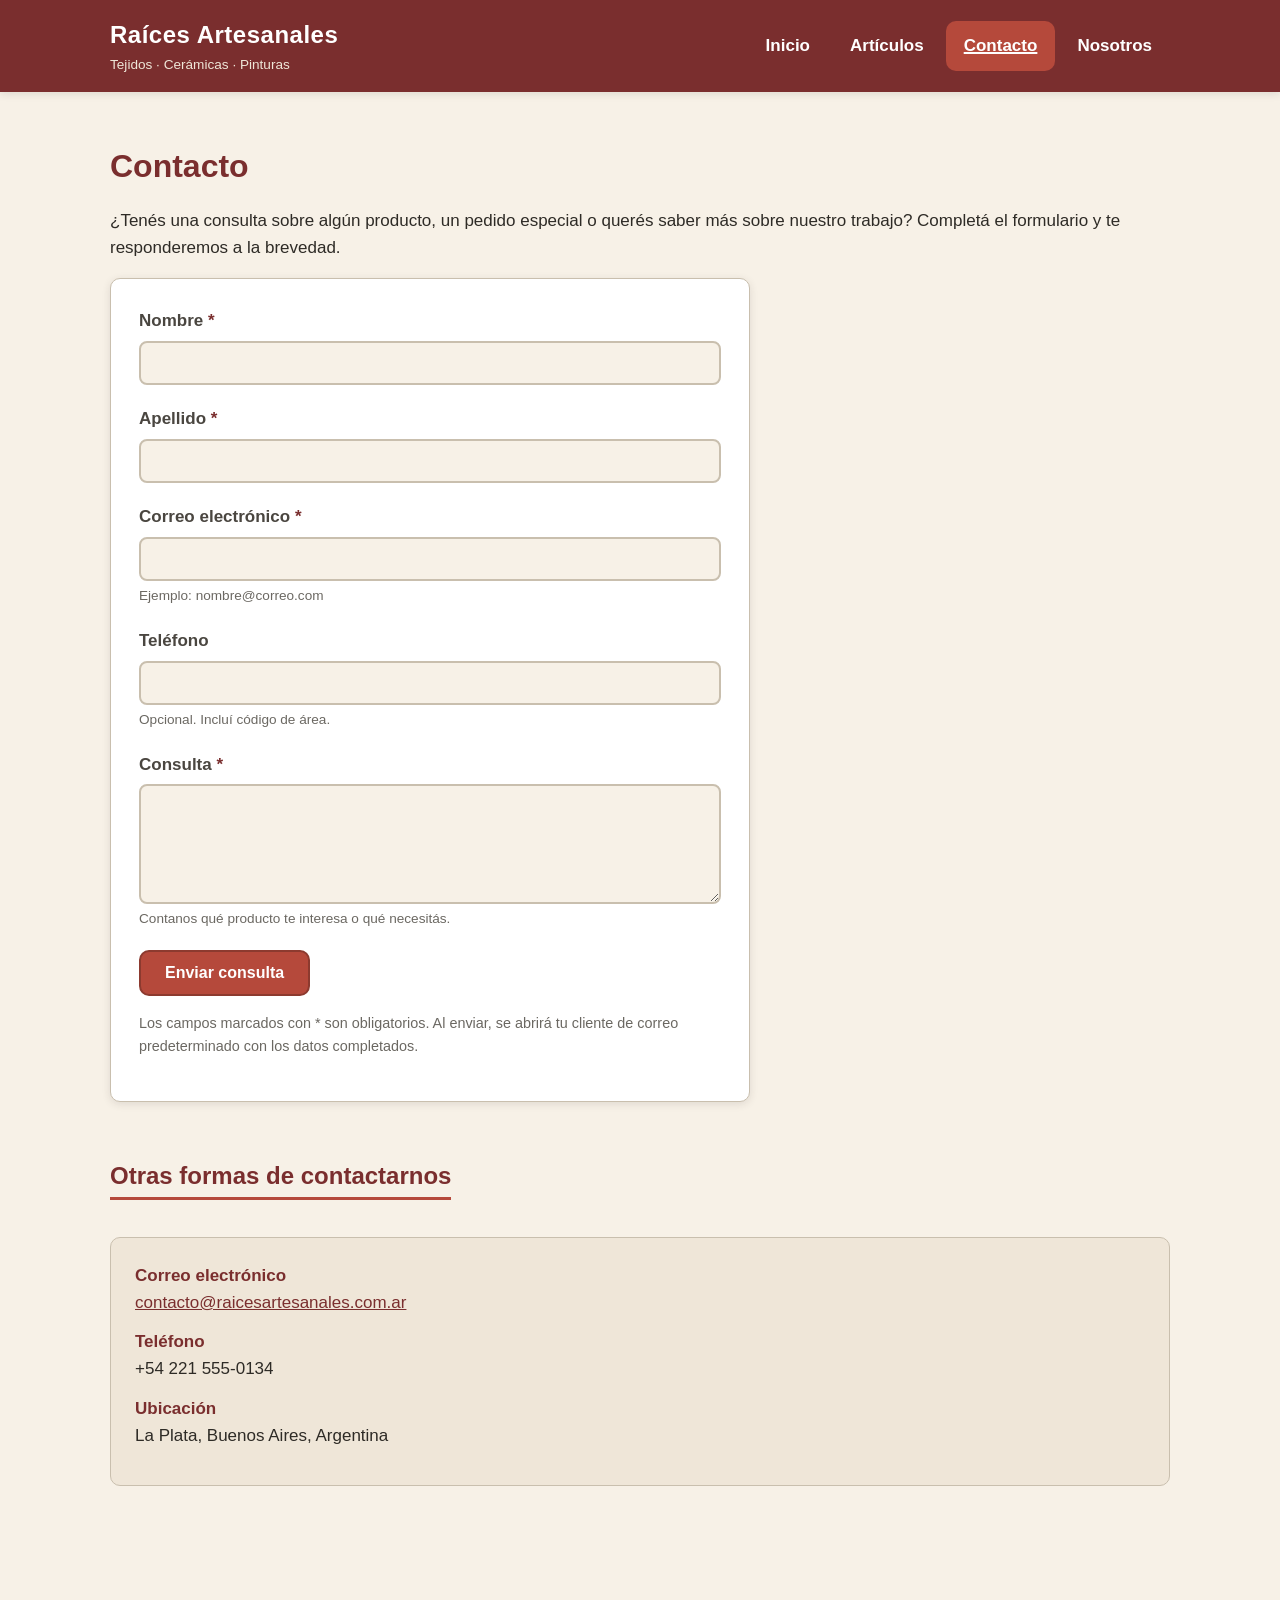
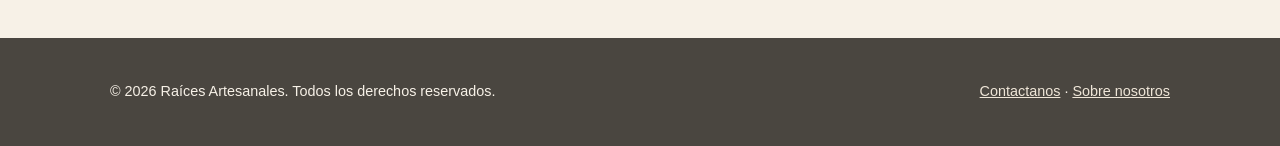
<file: Claude/site/contacto.html>
<!DOCTYPE html>
<html lang="es">
<head>
<meta charset="UTF-8">
<meta name="viewport" content="width=device-width, initial-scale=1.0">
<title>Contacto — Raíces Artesanales</title>
<meta name="description" content="Escribinos tu consulta sobre nuestros productos artesanales: tejidos, cerámicas y pinturas.">
<link rel="stylesheet" href="estilosIA.css">
</head>
<body>
<a class="saltar-enlace" href="#contenido-principal">Saltar al contenido principal</a>

<header class="encabezado">
  <div class="encabezado__contenedor">
    <a class="encabezado__marca" href="index.html">
      <span class="encabezado__titulo">Raíces Artesanales</span>
      <span class="encabezado__subtitulo">Tejidos · Cerámicas · Pinturas</span>
    </a>
    <nav class="nav-principal" aria-label="Navegación principal">
      <ul>
        <li><a href="index.html">Inicio</a></li>
        <li><a href="articulos.html">Artículos</a></li>
        <li><a href="contacto.html" aria-current="page">Contacto</a></li>
        <li><a href="nosotros.html">Nosotros</a></li>
      </ul>
    </nav>
  </div>
</header>

<main id="contenido-principal">
  <h1>Contacto</h1>
  <p>
    ¿Tenés una consulta sobre algún producto, un pedido especial o querés saber
    más sobre nuestro trabajo? Completá el formulario y te responderemos a la
    brevedad.
  </p>

  <form class="formulario" action="mailto:contacto@raicesartesanales.com.ar"
        method="post" enctype="text/plain" aria-describedby="nota-formulario">

    <div class="campo">
      <label for="nombre" class="campo-requerido">Nombre</label>
      <input type="text" id="nombre" name="nombre" autocomplete="given-name" required>
    </div>

    <div class="campo">
      <label for="apellido" class="campo-requerido">Apellido</label>
      <input type="text" id="apellido" name="apellido" autocomplete="family-name" required>
    </div>

    <div class="campo">
      <label for="email" class="campo-requerido">Correo electrónico</label>
      <input type="email" id="email" name="email" autocomplete="email" required
             aria-describedby="ayuda-email">
      <span class="campo__ayuda" id="ayuda-email">Ejemplo: nombre@correo.com</span>
    </div>

    <div class="campo">
      <label for="telefono">Teléfono</label>
      <input type="tel" id="telefono" name="telefono" autocomplete="tel"
             aria-describedby="ayuda-telefono">
      <span class="campo__ayuda" id="ayuda-telefono">Opcional. Incluí código de área.</span>
    </div>

    <div class="campo">
      <label for="consulta" class="campo-requerido">Consulta</label>
      <textarea id="consulta" name="consulta" required
                aria-describedby="ayuda-consulta"></textarea>
      <span class="campo__ayuda" id="ayuda-consulta">Contanos qué producto te interesa o qué necesitás.</span>
    </div>

    <button type="submit" class="boton">Enviar consulta</button>

    <p class="formulario__nota" id="nota-formulario">
      Los campos marcados con <span aria-hidden="true">*</span>
      <span class="solo-lectores">asterisco</span> son obligatorios. Al enviar,
      se abrirá tu cliente de correo predeterminado con los datos completados.
    </p>
  </form>

  <section aria-labelledby="otras-vias-titulo" style="margin-top:2.5rem;">
    <h2 id="otras-vias-titulo">Otras formas de contactarnos</h2>
    <dl class="info-contacto">
      <dt>Correo electrónico</dt>
      <dd><a href="mailto:contacto@raicesartesanales.com.ar">contacto@raicesartesanales.com.ar</a></dd>
      <dt>Teléfono</dt>
      <dd>+54 221 555-0134</dd>
      <dt>Ubicación</dt>
      <dd>La Plata, Buenos Aires, Argentina</dd>
    </dl>
  </section>
</main>

<footer class="pie">
  <div class="pie__contenedor">
    <p>© 2026 Raíces Artesanales. Todos los derechos reservados.</p>
    <p><a href="contacto.html">Contactanos</a> · <a href="nosotros.html">Sobre nosotros</a></p>
  </div>
</footer>
</body>
</html>
</file>
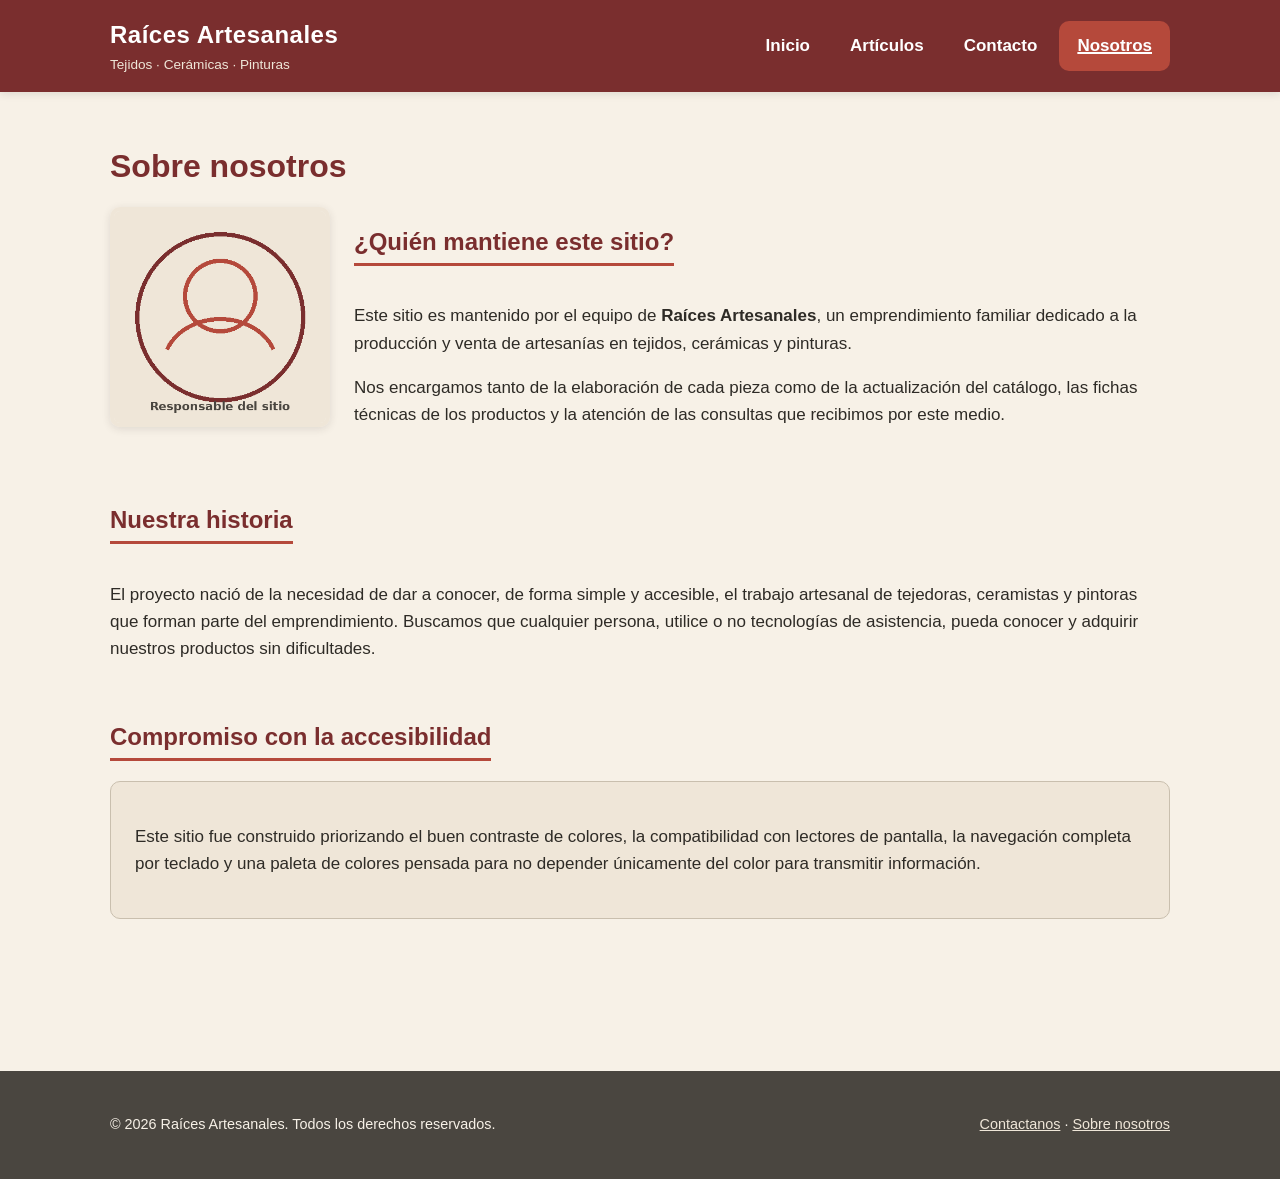
<file: Claude/site/nosotros.html>
<!DOCTYPE html>
<html lang="es">
<head>
<meta charset="UTF-8">
<meta name="viewport" content="width=device-width, initial-scale=1.0">
<title>Nosotros — Raíces Artesanales</title>
<meta name="description" content="Conocé quién está detrás de Raíces Artesanales y mantiene este sitio.">
<link rel="stylesheet" href="estilosIA.css">
</head>
<body>
<a class="saltar-enlace" href="#contenido-principal">Saltar al contenido principal</a>

<header class="encabezado">
  <div class="encabezado__contenedor">
    <a class="encabezado__marca" href="index.html">
      <span class="encabezado__titulo">Raíces Artesanales</span>
      <span class="encabezado__subtitulo">Tejidos · Cerámicas · Pinturas</span>
    </a>
    <nav class="nav-principal" aria-label="Navegación principal">
      <ul>
        <li><a href="index.html">Inicio</a></li>
        <li><a href="articulos.html">Artículos</a></li>
        <li><a href="contacto.html">Contacto</a></li>
        <li><a href="nosotros.html" aria-current="page">Nosotros</a></li>
      </ul>
    </nav>
  </div>
</header>

<main id="contenido-principal">
  <h1>Sobre nosotros</h1>

  <section class="perfil" aria-labelledby="perfil-titulo">
    <img class="perfil__imagen" src="img/perfil.png"
         alt="Ilustración genérica de la persona responsable del sitio, sobre fondo beige.">
    <div>
      <h2 id="perfil-titulo">¿Quién mantiene este sitio?</h2>
      <p>
        Este sitio es mantenido por el equipo de <strong>Raíces Artesanales</strong>,
        un emprendimiento familiar dedicado a la producción y venta de artesanías
        en tejidos, cerámicas y pinturas.
      </p>
      <p>
        Nos encargamos tanto de la elaboración de cada pieza como de la
        actualización del catálogo, las fichas técnicas de los productos y la
        atención de las consultas que recibimos por este medio.
      </p>
    </div>
  </section>

  <section aria-labelledby="historia-titulo">
    <h2 id="historia-titulo">Nuestra historia</h2>
    <p>
      El proyecto nació de la necesidad de dar a conocer, de forma simple y
      accesible, el trabajo artesanal de tejedoras, ceramistas y pintoras que
      forman parte del emprendimiento. Buscamos que cualquier persona,
      utilice o no tecnologías de asistencia, pueda conocer y adquirir
      nuestros productos sin dificultades.
    </p>
  </section>

  <section aria-labelledby="compromiso-titulo">
    <h2 id="compromiso-titulo">Compromiso con la accesibilidad</h2>
    <div class="tarjeta">
      <p>
        Este sitio fue construido priorizando el buen contraste de colores,
        la compatibilidad con lectores de pantalla, la navegación completa
        por teclado y una paleta de colores pensada para no depender
        únicamente del color para transmitir información.
      </p>
    </div>
  </section>
</main>

<footer class="pie">
  <div class="pie__contenedor">
    <p>© 2026 Raíces Artesanales. Todos los derechos reservados.</p>
    <p><a href="contacto.html">Contactanos</a> · <a href="nosotros.html">Sobre nosotros</a></p>
  </div>
</footer>
</body>
</html>
</file>
<file: ChatGPT/raices_artesanas_sitio/estilosIA.css>
:root {
  --beige: #f4eadb;
  --beige-light: #fbf7f0;
  --terracotta: #a95743;
  --terracotta-dark: #7f3e31;
  --burgundy: #6d2634;
  --charcoal: #292725;
  --gray: #625f5a;
  --gray-light: #e2ddd5;
  --white: #fffdf9;
  --focus: #8b1e3f;
  --shadow: 0 8px 24px rgba(60, 45, 35, .12);
}

* { box-sizing: border-box; }

html {
  scroll-behavior: smooth;
}

body {
  margin: 0;
  font-family: Arial, Helvetica, sans-serif;
  color: var(--charcoal);
  background: var(--beige-light);
  line-height: 1.6;
}

a {
  color: var(--burgundy);
  text-underline-offset: 3px;
}

a:hover {
  color: var(--terracotta-dark);
}

a:focus-visible,
button:focus-visible,
input:focus-visible,
textarea:focus-visible,
summary:focus-visible {
  outline: 3px solid var(--focus);
  outline-offset: 3px;
}

.skip-link {
  position: absolute;
  left: 1rem;
  top: -100px;
  background: var(--charcoal);
  color: white;
  padding: .7rem 1rem;
  z-index: 100;
}
.skip-link:focus { top: 1rem; }

header {
  background: var(--beige);
  border-bottom: 1px solid var(--gray-light);
}

.navbar {
  max-width: 1180px;
  margin: auto;
  min-height: 76px;
  display: flex;
  align-items: center;
  justify-content: space-between;
  gap: 1rem;
  padding: .8rem 1.25rem;
}

.logo {
  font-family: Georgia, "Times New Roman", serif;
  font-size: 1.55rem;
  font-weight: 700;
  color: var(--burgundy);
  text-decoration: none;
  white-space: nowrap;
}

.nav-links {
  list-style: none;
  display: flex;
  flex-wrap: wrap;
  justify-content: flex-end;
  gap: .35rem;
  padding: 0;
  margin: 0;
}

.nav-links a {
  display: block;
  padding: .55rem .8rem;
  color: var(--charcoal);
  text-decoration: none;
  border-radius: 6px;
  font-weight: 700;
}
.nav-links a:hover,
.nav-links a[aria-current="page"] {
  background: var(--terracotta);
  color: white;
}

main {
  max-width: 1180px;
  margin: auto;
  padding: 3rem 1.25rem 4rem;
}

.hero {
  min-height: 430px;
  display: grid;
  place-items: center;
  text-align: center;
  padding: 4rem 1.25rem;
  background:
    linear-gradient(rgba(244,234,219,.90), rgba(244,234,219,.90)),
    repeating-linear-gradient(45deg, transparent 0 18px, rgba(169,87,67,.06) 18px 20px);
  border-bottom: 1px solid var(--gray-light);
}

.hero-inner { max-width: 760px; }

.eyebrow {
  color: var(--burgundy);
  text-transform: uppercase;
  letter-spacing: .12em;
  font-size: .82rem;
  font-weight: 800;
}

h1, h2, h3 {
  font-family: Georgia, "Times New Roman", serif;
  line-height: 1.2;
}

h1 { font-size: clamp(2.2rem, 5vw, 4rem); margin: .4rem 0 1rem; }
h2 { font-size: clamp(1.7rem, 3vw, 2.5rem); }
h3 { font-size: 1.35rem; }

.lead {
  font-size: 1.12rem;
  color: #47433f;
  max-width: 68ch;
  margin: auto;
}

.button,
.btn {
  display: inline-block;
  border: 2px solid var(--burgundy);
  background: var(--burgundy);
  color: white;
  text-decoration: none;
  font-weight: 800;
  padding: .7rem 1rem;
  border-radius: 6px;
  cursor: pointer;
  margin-top: 1rem;
}
.button:hover,
.btn:hover {
  background: var(--terracotta-dark);
  color: white;
}

.button.secondary {
  background: transparent;
  color: var(--burgundy);
}

.section {
  padding: 1rem 0 3rem;
}

.section-heading {
  text-align: center;
  max-width: 720px;
  margin: 0 auto 2rem;
}

.category-grid,
.product-grid {
  display: grid;
  grid-template-columns: repeat(3, minmax(0, 1fr));
  gap: 1.4rem;
}

.category-card,
.product-card,
.info-card,
.form-card {
  background: var(--white);
  border: 1px solid var(--gray-light);
  border-radius: 10px;
  box-shadow: var(--shadow);
}

.category-card {
  padding: 1.5rem;
  text-align: center;
}

.category-symbol {
  width: 76px;
  height: 76px;
  display: grid;
  place-items: center;
  margin: 0 auto 1rem;
  border-radius: 50%;
  background: var(--beige);
  border: 2px solid var(--terracotta);
  color: var(--burgundy);
  font-size: 2rem;
  font-weight: 900;
}

.product-card {
  overflow: hidden;
  display: flex;
  flex-direction: column;
}

.product-card img {
  display: block;
  width: 100%;
  aspect-ratio: 4 / 3;
  object-fit: cover;
  background: var(--beige);
}

.product-content {
  padding: 1.1rem;
  display: flex;
  flex-direction: column;
  flex: 1;
}

.product-content h3 { margin: 0 0 .3rem; }
.category-label {
  color: var(--burgundy);
  font-size: .82rem;
  font-weight: 800;
  text-transform: uppercase;
  letter-spacing: .06em;
}

.product-content .btn {
  align-self: flex-start;
  margin-top: auto;
}

details {
  margin-top: .8rem;
  border-top: 1px solid var(--gray-light);
  padding-top: .7rem;
}

summary {
  cursor: pointer;
  font-weight: 800;
  color: var(--burgundy);
}

.filters {
  display: flex;
  flex-wrap: wrap;
  justify-content: center;
  gap: .6rem;
  margin: 0 auto 2rem;
}

.filters a {
  padding: .55rem .85rem;
  border: 2px solid var(--gray);
  border-radius: 999px;
  text-decoration: none;
  font-weight: 800;
  color: var(--charcoal);
  background: var(--white);
}
.filters a:hover,
.filters a[aria-current="page"] {
  background: var(--burgundy);
  color: white;
  border-color: var(--burgundy);
}

.page-intro {
  text-align: center;
  max-width: 760px;
  margin: 0 auto 2.5rem;
}

.two-column {
  display: grid;
  grid-template-columns: 1fr 1fr;
  gap: 1.5rem;
}

.info-card,
.form-card {
  padding: 1.5rem;
}

.form-group { margin-bottom: 1rem; }

label {
  display: block;
  font-weight: 800;
  margin-bottom: .35rem;
}

input, textarea {
  width: 100%;
  font: inherit;
  padding: .75rem;
  border: 2px solid #77716a;
  border-radius: 6px;
  background: white;
  color: var(--charcoal);
}

textarea { min-height: 150px; resize: vertical; }

.note {
  background: var(--beige);
  border-left: 5px solid var(--terracotta);
  padding: 1rem;
}

footer {
  background: var(--charcoal);
  color: #f8f4ed;
  padding: 2rem 1.25rem;
}

.footer-inner {
  max-width: 1180px;
  margin: auto;
  display: flex;
  flex-wrap: wrap;
  justify-content: space-between;
  gap: 1rem;
}

footer a { color: #fff4e6; }

@media (max-width: 800px) {
  .navbar {
    align-items: flex-start;
    flex-direction: column;
  }
  .nav-links { justify-content: flex-start; }
  .category-grid,
  .product-grid,
  .two-column {
    grid-template-columns: 1fr;
  }
  main { padding-top: 2rem; }
  .hero { min-height: 390px; }
}

@media (max-width: 480px) {
  .nav-links { flex-direction: column; width: 100%; }
  .nav-links a { width: 100%; }
  .hero { padding: 3rem 1rem; }
  .filters { align-items: stretch; flex-direction: column; }
  .filters a { text-align: center; }
}

@media (prefers-reduced-motion: reduce) {
  html { scroll-behavior: auto; }
  *, *::before, *::after { transition: none !important; }
}

.visually-hidden { position: absolute; width: 1px; height: 1px; padding: 0; margin: -1px; overflow: hidden; clip: rect(0,0,0,0); white-space: nowrap; border: 0; }
</file>
<file: Claude/site/estilosIA.css>
/* =========================================================
   Raíces Artesanales — estilosIA.css
   Paleta: beige / terracota / gris neutro / bordó (acento)
   Pensado para buen contraste y compatibilidad con
   lectores de pantalla y usuarios con daltonismo.
   ========================================================= */

:root {
  --color-beige-claro: #F7F1E7;
  --color-beige: #EFE6D8;
  --color-terracota: #B5493B;
  --color-terracota-oscuro: #8C3A2F;
  --color-bordo: #7A2E2E;
  --color-bordo-oscuro: #5C2020;
  --color-gris: #6B6862;
  --color-gris-oscuro: #4A4640;
  --color-texto: #2E2B26;
  --color-blanco: #FFFFFF;
  --color-borde: #C9BFAE;

  --fuente-base: "Segoe UI", Verdana, Arial, sans-serif;
  --radio-borde: 10px;
  --sombra-suave: 0 2px 8px rgba(46, 43, 38, 0.12);
  --enfoque: 3px solid var(--color-bordo);
}

/* ---------- Reset básico ---------- */
*, *::before, *::after {
  box-sizing: border-box;
}

html {
  scroll-behavior: smooth;
}

body {
  margin: 0;
  font-family: var(--fuente-base);
  background-color: var(--color-beige-claro);
  color: var(--color-texto);
  line-height: 1.6;
  font-size: 1.0625rem;
}

img {
  max-width: 100%;
  display: block;
}

a {
  color: var(--color-bordo);
}

a:hover,
a:focus {
  color: var(--color-terracota-oscuro);
}

/* ---------- Foco visible para navegación por teclado ---------- */
a:focus-visible,
button:focus-visible,
input:focus-visible,
textarea:focus-visible,
label:focus-within,
summary:focus-visible {
  outline: var(--enfoque);
  outline-offset: 3px;
}

/* ---------- Enlace "saltar al contenido" ---------- */
.saltar-enlace {
  position: absolute;
  left: -999px;
  top: auto;
  background: var(--color-bordo);
  color: var(--color-blanco);
  padding: 0.75rem 1.25rem;
  z-index: 1000;
  border-radius: 0 0 var(--radio-borde) 0;
  text-decoration: none;
  font-weight: bold;
}

.saltar-enlace:focus {
  left: 0;
  top: 0;
}

/* ---------- Utilidad: sólo para lectores de pantalla ---------- */
.solo-lectores {
  position: absolute;
  width: 1px;
  height: 1px;
  padding: 0;
  margin: -1px;
  overflow: hidden;
  clip: rect(0, 0, 0, 0);
  white-space: nowrap;
  border: 0;
}

/* ---------- Encabezado y navegación ---------- */
.encabezado {
  background-color: var(--color-bordo);
  color: var(--color-blanco);
  box-shadow: var(--sombra-suave);
}

.encabezado__contenedor {
  max-width: 1100px;
  margin: 0 auto;
  padding: 1rem 1.25rem;
  display: flex;
  flex-wrap: wrap;
  align-items: center;
  justify-content: space-between;
  gap: 0.75rem;
}

.encabezado__marca {
  display: flex;
  flex-direction: column;
  color: var(--color-blanco);
  text-decoration: none;
}

.encabezado__marca:hover,
.encabezado__marca:focus {
  color: var(--color-beige);
}

.encabezado__titulo {
  font-size: 1.5rem;
  font-weight: bold;
  letter-spacing: 0.5px;
}

.encabezado__subtitulo {
  font-size: 0.85rem;
  color: var(--color-beige);
}

.nav-principal ul {
  list-style: none;
  display: flex;
  flex-wrap: wrap;
  gap: 0.25rem;
  margin: 0;
  padding: 0;
}

.nav-principal a {
  display: inline-block;
  color: var(--color-blanco);
  text-decoration: none;
  padding: 0.6rem 1rem;
  border-radius: var(--radio-borde);
  font-weight: 600;
  border: 2px solid transparent;
}

.nav-principal a:hover,
.nav-principal a:focus {
  background-color: var(--color-bordo-oscuro);
  border-color: var(--color-beige);
}

.nav-principal a[aria-current="page"] {
  background-color: var(--color-terracota);
  text-decoration: underline;
  text-decoration-thickness: 2px;
}

/* ---------- Contenedor general ---------- */
main {
  max-width: 1100px;
  margin: 0 auto;
  padding: 2rem 1.25rem 4rem;
}

section {
  margin-bottom: 2.5rem;
}

h1, h2, h3, h4 {
  color: var(--color-bordo);
  line-height: 1.25;
}

h1 {
  font-size: 2rem;
}

h2 {
  font-size: 1.5rem;
  border-bottom: 3px solid var(--color-terracota);
  padding-bottom: 0.35rem;
  display: inline-block;
}

/* ---------- Hero (portada) ---------- */
.hero {
  background-color: var(--color-beige);
  border: 1px solid var(--color-borde);
  border-radius: var(--radio-borde);
  padding: 2.5rem 1.5rem;
  text-align: center;
  margin-bottom: 2.5rem;
}

.hero p {
  max-width: 60ch;
  margin: 0.75rem auto 0;
  font-size: 1.1rem;
  color: var(--color-gris-oscuro);
}

/* ---------- Botones ---------- */
.boton {
  display: inline-block;
  background-color: var(--color-terracota);
  color: var(--color-blanco);
  text-decoration: none;
  font-weight: bold;
  padding: 0.75rem 1.5rem;
  border-radius: var(--radio-borde);
  border: 2px solid var(--color-terracota-oscuro);
  cursor: pointer;
  font-size: 1rem;
}

.boton:hover,
.boton:focus {
  background-color: var(--color-terracota-oscuro);
  color: var(--color-blanco);
}

.boton--secundario {
  background-color: var(--color-gris);
  border-color: var(--color-gris-oscuro);
}

.boton--secundario:hover,
.boton--secundario:focus {
  background-color: var(--color-gris-oscuro);
}

/* ---------- Tarjetas de categorías (home) ---------- */
.categorias {
  display: grid;
  grid-template-columns: repeat(auto-fit, minmax(240px, 1fr));
  gap: 1.5rem;
}

.tarjeta-categoria {
  background-color: var(--color-blanco);
  border: 1px solid var(--color-borde);
  border-top: 6px solid var(--color-terracota);
  border-radius: var(--radio-borde);
  padding: 1.5rem;
  box-shadow: var(--sombra-suave);
  text-align: center;
}

.tarjeta-categoria h3 {
  margin-top: 0;
}

/* ---------- Página de artículos: filtros con radios (sin JS) ---------- */
.filtro-input {
  position: absolute;
  width: 1px;
  height: 1px;
  padding: 0;
  margin: -1px;
  overflow: hidden;
  clip: rect(0, 0, 0, 0);
  white-space: nowrap;
  border: 0;
}

.filtros {
  display: flex;
  flex-wrap: wrap;
  gap: 0.75rem;
  margin-bottom: 2rem;
}

.filtro-etiqueta {
  display: inline-block;
  padding: 0.6rem 1.25rem;
  border-radius: 999px;
  border: 2px solid var(--color-terracota);
  color: var(--color-bordo);
  background-color: var(--color-blanco);
  cursor: pointer;
  font-weight: 600;
}

.filtro-etiqueta:hover {
  background-color: var(--color-beige);
}

.filtro-input:checked + .filtro-etiqueta {
  background-color: var(--color-terracota);
  color: var(--color-blanco);
}

.filtro-input:focus-visible + .filtro-etiqueta {
  outline: var(--enfoque);
  outline-offset: 3px;
}

.articulos-grid {
  display: grid;
  grid-template-columns: repeat(auto-fit, minmax(260px, 1fr));
  gap: 1.75rem;
}

.producto {
  background-color: var(--color-blanco);
  border: 1px solid var(--color-borde);
  border-radius: var(--radio-borde);
  overflow: hidden;
  box-shadow: var(--sombra-suave);
  display: flex;
  flex-direction: column;
}

.producto img {
  width: 100%;
  height: auto;
  border-bottom: 4px solid var(--color-terracota);
}

.producto__cuerpo {
  padding: 1rem 1.25rem 1.5rem;
  display: flex;
  flex-direction: column;
  flex: 1;
}

.producto__categoria {
  text-transform: uppercase;
  font-size: 0.75rem;
  letter-spacing: 0.08em;
  color: var(--color-gris);
  font-weight: 700;
  margin: 0 0 0.25rem;
}

.producto h3 {
  margin: 0 0 0.5rem;
  font-size: 1.15rem;
}

.producto__precio {
  font-weight: bold;
  color: var(--color-terracota-oscuro);
  margin-bottom: 0.75rem;
}

/* Mostrar/ocultar según filtro seleccionado (sólo CSS) */
#filtro-tejidos:checked ~ .articulos-grid .producto:not(.producto--tejidos),
#filtro-ceramicas:checked ~ .articulos-grid .producto:not(.producto--ceramicas),
#filtro-pinturas:checked ~ .articulos-grid .producto:not(.producto--pinturas) {
  display: none;
}

/* ---------- "Saber más" con <details>/<summary> nativos ---------- */
details.producto__detalle {
  margin-top: auto;
  border-top: 1px dashed var(--color-borde);
  padding-top: 0.75rem;
}

details.producto__detalle summary {
  list-style: none;
  cursor: pointer;
  display: inline-block;
  background-color: var(--color-bordo);
  color: var(--color-blanco);
  font-weight: bold;
  padding: 0.55rem 1.25rem;
  border-radius: var(--radio-borde);
  border: 2px solid var(--color-bordo-oscuro);
}

details.producto__detalle summary::-webkit-details-marker {
  display: none;
}

details.producto__detalle summary:hover {
  background-color: var(--color-bordo-oscuro);
}

details.producto__detalle[open] summary {
  margin-bottom: 0.75rem;
}

.producto__info {
  font-size: 0.95rem;
  color: var(--color-gris-oscuro);
}

.producto__info dt {
  font-weight: 700;
  color: var(--color-gris-oscuro);
  margin-top: 0.5rem;
}

.producto__info dd {
  margin: 0 0 0.35rem;
}

.enlace-pdf {
  display: inline-flex;
  align-items: center;
  gap: 0.4rem;
  margin-top: 0.75rem;
  font-weight: 700;
  color: var(--color-terracota-oscuro);
  text-decoration: underline;
}

/* ---------- Formulario de contacto ---------- */
.formulario {
  background-color: var(--color-blanco);
  border: 1px solid var(--color-borde);
  border-radius: var(--radio-borde);
  padding: 1.75rem;
  max-width: 640px;
  box-shadow: var(--sombra-suave);
}

.campo {
  margin-bottom: 1.25rem;
  display: flex;
  flex-direction: column;
}

.campo label {
  font-weight: 700;
  margin-bottom: 0.4rem;
  color: var(--color-gris-oscuro);
}

.campo .campo__ayuda {
  font-size: 0.85rem;
  color: var(--color-gris);
  margin-top: 0.25rem;
}

.campo input,
.campo textarea {
  padding: 0.7rem 0.85rem;
  border: 2px solid var(--color-borde);
  border-radius: 8px;
  font-family: inherit;
  font-size: 1rem;
  color: var(--color-texto);
  background-color: var(--color-beige-claro);
}

.campo input:focus,
.campo textarea:focus {
  border-color: var(--color-bordo);
  outline: none;
}

.campo textarea {
  resize: vertical;
  min-height: 120px;
}

.campo-requerido::after {
  content: " *";
  color: var(--color-bordo);
}

.formulario__nota {
  font-size: 0.9rem;
  color: var(--color-gris);
  margin-top: 1rem;
}

/* ---------- Info de contacto / nosotros ---------- */
.info-contacto,
.tarjeta {
  background-color: var(--color-beige);
  border: 1px solid var(--color-borde);
  border-radius: var(--radio-borde);
  padding: 1.5rem;
}

.info-contacto dt {
  font-weight: 700;
  color: var(--color-bordo);
}

.info-contacto dd {
  margin: 0 0 0.75rem;
}

.perfil {
  display: grid;
  grid-template-columns: 1fr;
  gap: 1.5rem;
}

@media (min-width: 640px) {
  .perfil {
    grid-template-columns: 220px 1fr;
    align-items: start;
  }
}

.perfil__imagen {
  border-radius: var(--radio-borde);
  border: 4px solid var(--color-beige);
  box-shadow: var(--sombra-suave);
}

/* ---------- Pie de página ---------- */
.pie {
  background-color: var(--color-gris-oscuro);
  color: var(--color-beige-claro);
  margin-top: 3rem;
}

.pie__contenedor {
  max-width: 1100px;
  margin: 0 auto;
  padding: 1.75rem 1.25rem;
  display: flex;
  flex-wrap: wrap;
  justify-content: space-between;
  gap: 1rem;
  font-size: 0.9rem;
}

.pie a {
  color: var(--color-beige);
}

.pie a:hover,
.pie a:focus {
  color: var(--color-blanco);
}

/* ---------- Responsividad ---------- */
@media (max-width: 700px) {
  .encabezado__contenedor {
    flex-direction: column;
    align-items: flex-start;
  }

  .nav-principal ul {
    width: 100%;
    justify-content: flex-start;
  }

  h1 {
    font-size: 1.6rem;
  }

  .hero {
    padding: 1.75rem 1rem;
  }
}

@media (max-width: 420px) {
  .filtros {
    flex-direction: column;
  }

  .filtro-etiqueta {
    text-align: center;
  }
}

/* ---------- Alto contraste / modo de movimiento reducido ---------- */
@media (prefers-reduced-motion: reduce) {
  html {
    scroll-behavior: auto;
  }
}

@media (prefers-contrast: more) {
  :root {
    --color-texto: #000000;
    --color-borde: #4A4640;
  }

  .boton,
  .filtro-etiqueta,
  details.producto__detalle summary {
    border-width: 3px;
  }
}
</file>
